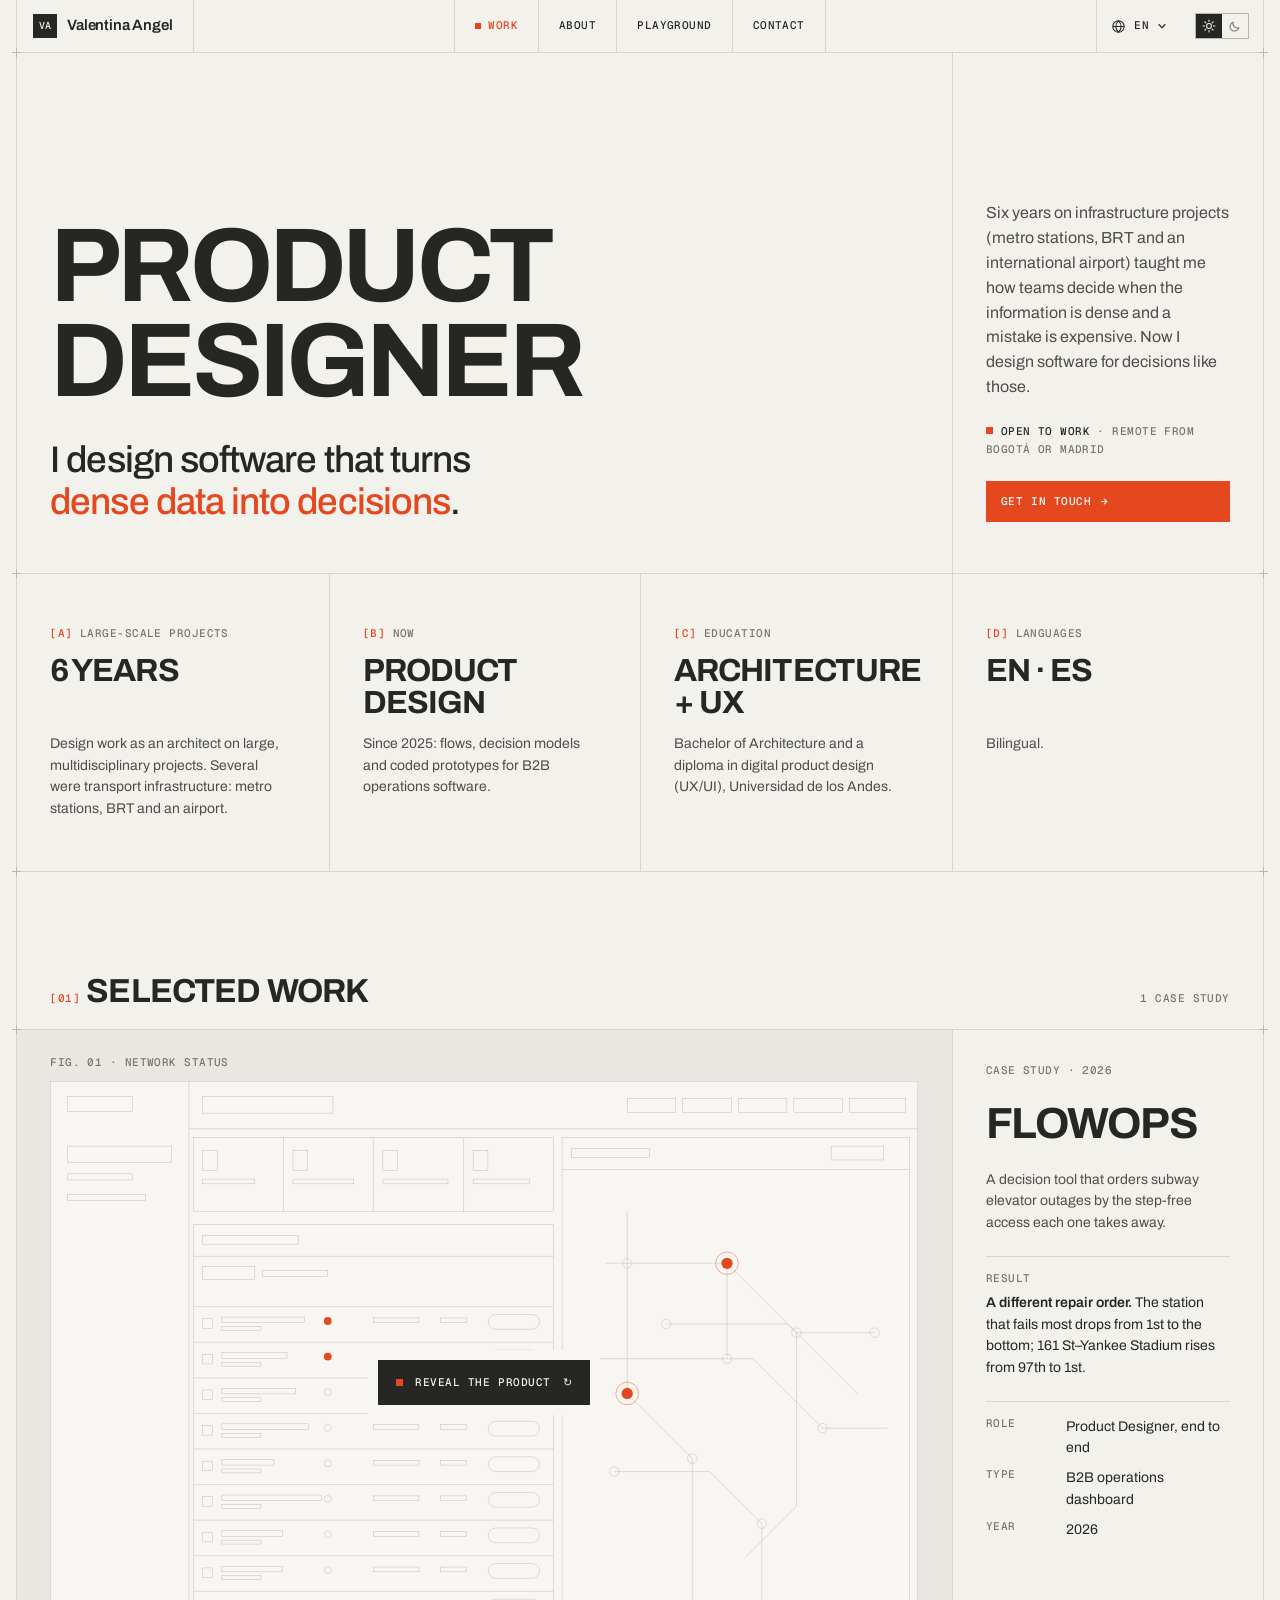
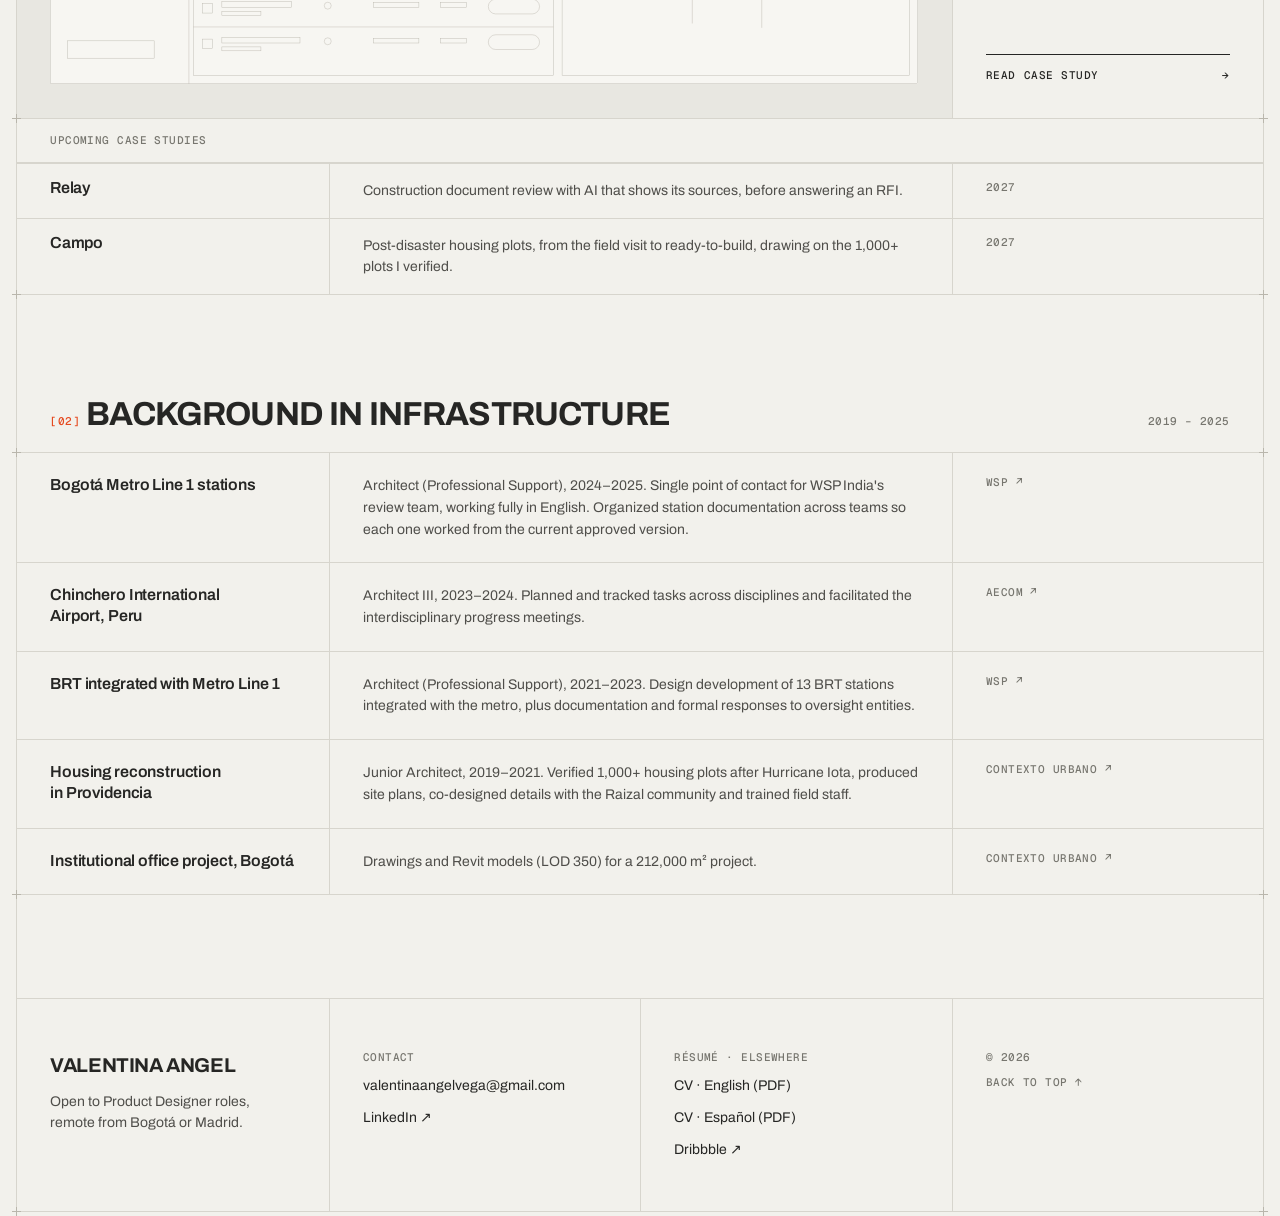
<file: index.html>
<!doctype html>
<html lang="en">
<head>
<meta charset="utf-8">
<meta name="viewport" content="width=device-width, initial-scale=1, viewport-fit=cover">
<title>Valentina Angel · Product Designer</title>
<style>:root{padding-top:env(safe-area-inset-top,0px);padding-bottom:env(safe-area-inset-bottom,0px)}body{margin:0}img{max-width:100%}[hidden]{display:none!important}</style>
<meta name="description" content="Product Designer for complex B2B systems. I design software that turns dense data into decisions. Case study: FlowOps, a decision tool for subway elevator repairs.">
<link rel="canonical" href="https://vangelvega.github.io/">
<meta property="og:type" content="website">
<meta property="og:site_name" content="Valentina Angel">
<meta property="og:locale" content="en_US">
<meta property="og:title" content="Valentina Angel · Product Designer">
<meta property="og:description" content="Product Designer for complex B2B systems. I design software that turns dense data into decisions. Case study: FlowOps, a decision tool for subway elevator repairs.">
<meta property="og:url" content="https://vangelvega.github.io/">
<meta property="og:image" content="https://vangelvega.github.io/img/og.png">
<meta property="og:image:width" content="1200">
<meta property="og:image:height" content="630">
<meta property="og:image:alt" content="Valentina Angel, Product Designer. I design software that turns dense data into decisions.">
<meta name="twitter:card" content="summary_large_image">
<link rel="icon" href="data:image/svg+xml,%3Csvg xmlns='http://www.w3.org/2000/svg' viewBox='0 0 32 32'%3E%3Crect width='32' height='32' fill='%23E5481E'/%3E%3Ctext x='16' y='21' text-anchor='middle' font-family='Arial,sans-serif' font-weight='700' font-size='13' fill='white'%3EVA%3C/text%3E%3C/svg%3E">
<link rel="preconnect" href="https://fonts.googleapis.com">
<link rel="preconnect" href="https://fonts.gstatic.com" crossorigin>
<link rel="stylesheet" href="https://fonts.googleapis.com/css2?family=Archivo:wght@400;500;600;700&family=Geist+Mono:wght@400;500&display=swap">
<link rel="stylesheet" href="assets/site.css?v=20261118d">
<link rel="alternate" hreflang="en" href="./">
<link rel="alternate" hreflang="es" href="es/">
<script>try{var t=localStorage.getItem("theme");if(t==="dark"||t==="light")document.documentElement.setAttribute("data-theme",t)}catch(e){}</script>
</head>
<body>
<a class="skip" href="#main">Skip to content</a>
<div class="frame">

<header class="top band">
  <div class="bar">
    <a class="brand" href="#home" aria-label="Valentina Angel, home"><span class="mark" aria-hidden="true">VA</span><span>Valentina Angel</span></a>
    <nav class="tabs" aria-label="Main">
      <a href="#home" data-nav="home">Work</a>
      <a href="#about" data-nav="about">About</a>
      <a class="playlink" href="#playground" data-nav="playground" aria-label="Playground"><span class="pl" aria-hidden="true"><i>P</i><i>l</i><i>a</i><i>y</i><i>g</i><i>r</i><i>o</i><i>u</i><i>n</i><i>d</i></span></a>
      <a href="#contact" data-nav="contact">Contact</a>
    </nav>
    <div class="prefs">
      <div class="lang" data-lang>
        <button type="button" class="lang-btn" aria-expanded="false" aria-controls="lang-menu" aria-label="Language: English"><svg class="globe" viewBox="0 0 20 20" width="15" height="15" aria-hidden="true"><g fill="none" stroke="currentColor" stroke-width="1.4"><circle cx="10" cy="10" r="7.6"/><path d="M2.4 10h15.2M10 2.4c2.4 2.2 3.6 4.7 3.6 7.6s-1.2 5.4-3.6 7.6c-2.4-2.2-3.6-4.7-3.6-7.6S7.600 4.600 10 2.400Z"/></g></svg><span>EN</span><svg class="chev" viewBox="0 0 12 12" width="10" height="10" aria-hidden="true"><path d="M2.500 4.500 6 8l3.500-3.500" fill="none" stroke="currentColor" stroke-width="1.500" stroke-linecap="square"/></svg></button>
        <ul class="lang-menu" id="lang-menu" hidden>
          <li><span class="cur" aria-current="true"><b>EN</b><span class="name">English</span><svg class="check" viewBox="0 0 14 14" width="12" height="12" aria-hidden="true"><path d="M2.500 7.400 5.600 10.500 11.500 4" fill="none" stroke="currentColor" stroke-width="1.600" stroke-linecap="square"/></svg></span></li>
          <li><a href="es/" hreflang="es" lang="es" data-lang-link><b>ES</b><span class="name">Español</span></a></li>
        </ul>
      </div>
      <button type="button" class="theme" role="switch" aria-checked="false" data-theme-toggle aria-label="Dark mode"><span class="th" aria-hidden="true"><span class="th-thumb"></span><svg class="ic-sun" viewBox="0 0 20 20" width="14" height="14" aria-hidden="true"><circle cx="10" cy="10" r="3.500" fill="none" stroke="currentColor" stroke-width="1.500"/><path d="M10 1.500v2.200M10 16.300v2.200M1.500 10h2.200M16.300 10h2.200M4 4l1.600 1.600M14.400 14.400 16 16M4 16l1.600-1.600M14.400 5.600 16 4" stroke="currentColor" stroke-width="1.500" stroke-linecap="round"/></svg><svg class="ic-moon" viewBox="0 0 20 20" width="14" height="14" aria-hidden="true"><path d="M15.500 12.600A6.500 6.500 0 0 1 7.400 4.500a6.500 6.500 0 1 0 8.100 8.100Z" fill="none" stroke="currentColor" stroke-width="1.500" stroke-linejoin="round"/></svg></span></button>
    </div>
  </div>
</header>

<main id="main">

  <!-- HOME -->
  <section class="view" id="view-home" aria-label="Work">
    <div class="band hero">
      <div class="cells">
        <div class="cell span-3 big"><h1>Product Designer</h1><p class="tagline">I design software that turns <em>dense data into decisions</em>.</p></div>
        <div class="cell side">
          <p class="lede">Six years on infrastructure projects (metro stations, BRT and an international airport) taught me how teams decide when the information is dense and a mistake is expensive. Now I design software for decisions like those.</p>
          <div class="status label"><i aria-hidden="true"></i><b>Open to work</b> · Remote from Bogotá or Madrid</div>
          <a class="btn solid" href="#contact">Get in touch <span class="arr" aria-hidden="true">→</span></a>
        </div>
      </div>
    </div>

    <div class="band proof" role="group" aria-label="Profile">
      <div class="cells"><div class="cell"><span class="label"><span class="idx">[A]</span> Large-scale projects</span><span class="num">6 years</span><p>Design work as an architect on large, multidisciplinary projects. Several were transport infrastructure: metro stations, BRT and an airport.</p></div><div class="cell"><span class="label"><span class="idx">[B]</span> Now</span><span class="num">Product design</span><p>Since 2025: flows, decision models and coded prototypes for B2B operations software.</p></div><div class="cell"><span class="label"><span class="idx">[C]</span> Education</span><span class="num">Architecture + UX</span><p>Bachelor of Architecture and a diploma in digital product design (UX/UI), Universidad de los Andes.</p></div><div class="cell"><span class="label"><span class="idx">[D]</span> Languages</span><span class="num">EN · ES</span><p>Bilingual.</p></div></div>
    </div>

    <div class="band shead">
      <div class="cells"><div class="cell span-4"><h2><span class="label idx">[01]</span> Selected work</h2><span class="label">1 case study</span></div></div>
    </div>
    <div class="band">
      <div class="feature">
        <div class="pic flip" data-flip>
          <span class="tag label">Fig. 01 · Network status</span>
          <button class="flip-back" type="button" hidden><span aria-hidden="true">↺</span> Hide</button>
          <div class="flip-inner">
            <button class="face f-front" type="button" aria-expanded="false" aria-controls="fo-shot" aria-label="Reveal the FlowOps screenshot">
            <svg class="wire" viewBox="0 0 2000 1389" preserveAspectRatio="none" aria-hidden="true">
              <g fill="none" stroke="currentColor" vector-effect="non-scaling-stroke">
                <rect x="1" y="1" width="1998" height="1387"/><path d="M320 0V1389M320 110H2000"/>
                <rect x="40" y="36" width="150" height="34"/><rect x="40" y="150" width="240" height="38"/><rect x="40" y="214" width="150" height="14"/><rect x="40" y="262" width="180" height="14"/><rect x="40" y="1290" width="200" height="40"/>
                <rect x="352" y="36" width="300" height="38"/><rect x="1330" y="40" width="112" height="32"/><rect x="1458" y="40" width="112" height="32"/><rect x="1586" y="40" width="112" height="32"/><rect x="1714" y="40" width="112" height="32"/><rect x="1842" y="40" width="130" height="32"/>
                <rect x="330" y="130" width="830" height="170"/><path d="M538 130V300M745 130V300M953 130V300"/>
                <rect x="352" y="160" width="34" height="46"/><rect x="560" y="160" width="34" height="46"/><rect x="767" y="160" width="34" height="46"/><rect x="975" y="160" width="34" height="46"/>
                <rect x="352" y="226" width="120" height="11"/><rect x="560" y="226" width="140" height="11"/><rect x="767" y="226" width="150" height="11"/><rect x="975" y="226" width="130" height="11"/>
                <rect x="330" y="330" width="830" height="1040"/><rect x="352" y="356" width="220" height="20"/><path d="M330 404H1160"/><rect x="352" y="428" width="120" height="30"/><rect x="490" y="436" width="150" height="14"/>
                <path d="M330 520H1160"/><rect x="352" y="548" width="22" height="22"/><rect x="396" y="544" width="190" height="13"/><rect x="396" y="566" width="90" height="9"/><rect x="745" y="546" width="105" height="11"/><rect x="900" y="546" width="60" height="11"/><rect x="1010" y="538" width="118" height="34" rx="17"/><path d="M330 602H1160"/><rect x="352" y="630" width="22" height="22"/><rect x="396" y="626" width="150" height="13"/><rect x="396" y="648" width="90" height="9"/><rect x="745" y="628" width="105" height="11"/><rect x="900" y="628" width="60" height="11"/><rect x="1010" y="620" width="118" height="34" rx="17"/><path d="M330 684H1160"/><rect x="352" y="712" width="22" height="22"/><rect x="396" y="708" width="170" height="13"/><rect x="396" y="730" width="90" height="9"/><rect x="745" y="710" width="105" height="11"/><rect x="900" y="710" width="60" height="11"/><rect x="1010" y="702" width="118" height="34" rx="17"/><path d="M330 766H1160"/><rect x="352" y="794" width="22" height="22"/><rect x="396" y="790" width="200" height="13"/><rect x="396" y="812" width="90" height="9"/><rect x="745" y="792" width="105" height="11"/><rect x="900" y="792" width="60" height="11"/><rect x="1010" y="784" width="118" height="34" rx="17"/><path d="M330 848H1160"/><rect x="352" y="876" width="22" height="22"/><rect x="396" y="872" width="120" height="13"/><rect x="396" y="894" width="90" height="9"/><rect x="745" y="874" width="105" height="11"/><rect x="900" y="874" width="60" height="11"/><rect x="1010" y="866" width="118" height="34" rx="17"/><path d="M330 930H1160"/><rect x="352" y="958" width="22" height="22"/><rect x="396" y="954" width="230" height="13"/><rect x="396" y="976" width="90" height="9"/><rect x="745" y="956" width="105" height="11"/><rect x="900" y="956" width="60" height="11"/><rect x="1010" y="948" width="118" height="34" rx="17"/><path d="M330 1012H1160"/><rect x="352" y="1040" width="22" height="22"/><rect x="396" y="1036" width="140" height="13"/><rect x="396" y="1058" width="90" height="9"/><rect x="745" y="1038" width="105" height="11"/><rect x="900" y="1038" width="60" height="11"/><rect x="1010" y="1030" width="118" height="34" rx="17"/><path d="M330 1094H1160"/><rect x="352" y="1122" width="22" height="22"/><rect x="396" y="1118" width="140" height="13"/><rect x="396" y="1140" width="90" height="9"/><rect x="745" y="1120" width="105" height="11"/><rect x="900" y="1120" width="60" height="11"/><rect x="1010" y="1112" width="118" height="34" rx="17"/><path d="M330 1176H1160"/><rect x="352" y="1204" width="22" height="22"/><rect x="396" y="1200" width="160" height="13"/><rect x="396" y="1222" width="90" height="9"/><rect x="745" y="1202" width="105" height="11"/><rect x="900" y="1202" width="60" height="11"/><rect x="1010" y="1194" width="118" height="34" rx="17"/><path d="M330 1258H1160"/><rect x="352" y="1286" width="22" height="22"/><rect x="396" y="1282" width="180" height="13"/><rect x="396" y="1304" width="90" height="9"/><rect x="745" y="1284" width="105" height="11"/><rect x="900" y="1284" width="60" height="11"/><rect x="1010" y="1276" width="118" height="34" rx="17"/><circle cx="640" cy="717" r="8"/><circle cx="640" cy="799" r="8"/><circle cx="640" cy="881" r="8"/><circle cx="640" cy="963" r="8"/><circle cx="640" cy="1045" r="8"/><circle cx="640" cy="1127" r="8"/><circle cx="640" cy="1209" r="8"/><circle cx="640" cy="1291" r="8"/>
                <rect x="1180" y="130" width="800" height="1240"/><path d="M1180 204H1980"/><rect x="1202" y="156" width="180" height="20"/><rect x="1800" y="150" width="120" height="32"/>
                <path d="M1280 420H1560L1720 580H1900M1330 300V720L1480 870V1250M1260 640H1620L1780 800H1930M1560 420V640M1420 560L1700 560L1860 720M1300 900H1520L1640 1020V1260M1720 580V980L1600 1100"/>
                <circle cx="1330" cy="420" r="11"/><circle cx="1560" cy="640" r="11"/><circle cx="1720" cy="580" r="11"/><circle cx="1480" cy="870" r="11"/><circle cx="1780" cy="800" r="11"/><circle cx="1640" cy="1020" r="11"/><circle cx="1900" cy="580" r="11"/><circle cx="1300" cy="900" r="11"/><circle cx="1420" cy="560" r="11"/>
              </g>
              <g fill="var(--accent)"><circle cx="640" cy="553" r="9"/><circle cx="640" cy="635" r="9"/><circle cx="1560" cy="420" r="13"/><circle cx="1330" cy="720" r="13"/></g>
              <g fill="none" stroke="var(--accent)" vector-effect="non-scaling-stroke"><circle cx="1560" cy="420" r="26"/><circle cx="1330" cy="720" r="26"/></g>
            </svg>
              <span class="reveal"><i aria-hidden="true"></i>Reveal the product<span class="arr" aria-hidden="true">↻</span></span>
            </button>
            <div class="face f-back" id="fo-shot" inert>
              <a href="#flowops" aria-label="Read the FlowOps case study"><img src="img/flowops/00-dashboard.webp" width="2000" height="1389" alt="FlowOps Network status: the queue of elevator outages and the subway map"></a>
            </div>
          </div>
        </div>
        <div class="info">
          <span class="label">Case study · 2026</span>
          <h3><a href="#flowops">FlowOps</a></h3>
          <p class="desc">A decision tool that orders subway elevator outages by the step-free access each one takes away.</p>
          <div class="result"><span class="label">Result</span><span><strong>A different repair order.</strong> The station that fails most drops from 1st to the bottom; 161 St–Yankee Stadium rises from 97th to 1st.</span></div>
          <dl class="kv"><div><dt class="label">Role</dt><dd>Product Designer, end to end</dd></div><div><dt class="label">Type</dt><dd>B2B operations dashboard</dd></div><div><dt class="label">Year</dt><dd>2026</dd></div></dl>
          <a class="go" href="#flowops">Read case study <span class="arr" aria-hidden="true">→</span></a>
        </div>
      </div>
    </div>
    <div class="band upc" aria-label="Upcoming case studies">
      <div class="upc-head label">Upcoming case studies</div>
      <div class="row"><h4>Relay</h4><p>Construction document review with AI that shows its sources, before answering an RFI.</p><span class="label">2027</span></div>
      <div class="row"><h4>Campo</h4><p>Post-disaster housing plots, from the field visit to ready-to-build, drawing on the 1,000+ plots I verified.</p><span class="label">2027</span></div>
    </div>

    <div class="band shead">
      <div class="cells"><div class="cell span-4"><h2><span class="label idx">[02]</span> Background in infrastructure</h2><span class="label">2019 – 2025</span></div></div>
    </div>
    <div class="band">
      <div class="bg-row"><h3>Bogotá Metro Line 1 stations</h3><p>Architect (Professional Support), 2024–2025. Single point of contact for WSP India's review team, working fully in English. Organized station documentation across teams so each one worked from the current approved version.</p><a class="label org" href="https://www.wsp.com/" target="_blank" rel="noopener" aria-label="WSP, official site, opens in a new tab">WSP<span aria-hidden="true"> ↗</span></a></div>
      <div class="bg-row"><h3>Chinchero International Airport, Peru</h3><p>Architect III, 2023–2024. Planned and tracked tasks across disciplines and facilitated the interdisciplinary progress meetings.</p><a class="label org" href="https://aecom.com/" target="_blank" rel="noopener" aria-label="AECOM, official site, opens in a new tab">AECOM<span aria-hidden="true"> ↗</span></a></div>
      <div class="bg-row"><h3>BRT integrated with Metro Line 1</h3><p>Architect (Professional Support), 2021–2023. Design development of 13 BRT stations integrated with the metro, plus documentation and formal responses to oversight entities.</p><a class="label org" href="https://www.wsp.com/" target="_blank" rel="noopener" aria-label="WSP, official site, opens in a new tab">WSP<span aria-hidden="true"> ↗</span></a></div>
      <div class="bg-row"><h3>Housing reconstruction in Providencia</h3><p>Junior Architect, 2019–2021. Verified 1,000+ housing plots after Hurricane Iota, produced site plans, co-designed details with the Raizal community and trained field staff.</p><a class="label org" href="https://www.contextourbano.com.co/" target="_blank" rel="noopener" aria-label="Contexto Urbano, official site, opens in a new tab">Contexto Urbano<span aria-hidden="true"> ↗</span></a></div>
      <div class="bg-row"><h3>Institutional office project, Bogotá</h3><p>Drawings and Revit models (LOD 350) for a 212,000 m² project.</p><a class="label org" href="https://www.contextourbano.com.co/" target="_blank" rel="noopener" aria-label="Contexto Urbano, official site, opens in a new tab">Contexto Urbano<span aria-hidden="true"> ↗</span></a></div>
    </div>
  </section>

  <!-- ABOUT -->
  <section class="view" id="view-about" aria-label="About" hidden>
    <div class="band phead">
      <div class="cells"><div class="cell span-4"><span class="label"><span class="idx">[00]</span> About</span><h1>Valentina Angel</h1></div></div>
    </div>
    <div class="band">
      <div class="cells">
        <div class="cell span-3"><div class="prose">
          <p>I'm a Product Designer focused on complex B2B products: operations tools and dense data.</p>
          <p>Before moving into product design in 2025, I spent six years as an architect on infrastructure projects: Bogotá Metro Line 1 stations and its integrated BRT with WSP, Chinchero airport in Peru with AECOM, and housing reconstruction in Providencia after Hurricane Iota. In Providencia I verified more than 1,000 plots in the field, drew site plans and worked out details with families of the Raizal community.</p>
          <p>My strongest work is in flows and decision models: deciding what the system counts before drawing what it shows. I prototype in code with AI and refine in Figma.</p>
          <p><a class="lnk" href="#flowops">Read the FlowOps case study →</a></p>
        </div></div>
        <div class="cell"><div class="facts">
        <div><dt class="label">Remote from</dt><dd>Bogotá, Colombia <span>· UTC−5</span></dd><dd>Madrid, Spain <span>· UTC+1</span></dd></div>
        <div><dt class="label">Education</dt><dd>Bachelor of Architecture <span>· Universidad de los Andes, 2018</span></dd><dd>Minor in Industrial and Product Design <span>· Universidad de los Andes, 2016</span></dd><dd>Diploma in Digital Product Innovation and Design (UX/UI) <span>· Universidad de los Andes, 2024</span></dd><dd>UX/UI Designer program <span>· Uxcel, 2026</span></dd></div>
        <div><dt class="label">Languages</dt><dd class="bul">Spanish <span>· native</span></dd><dd class="bul">English <span>· bilingual</span></dd><dd class="bul">French <span>· limited working proficiency</span></dd></div>
        <div><dt class="label">Tools</dt><dd>Figma; coded prototypes in HTML, CSS and JavaScript, built with AI</dd></div>
        <div><dt class="label">Looking for</dt><dd>Product Designer roles, remote</dd></div>
        <div><dt class="label">Résumé · PDF</dt><dd><a class="lnk" href="Valentina-Angel-Vega-CV-UX-Product-Designer_2026.pdf" hreflang="en" lang="en" target="_blank" rel="noopener">Download in English</a></dd><dd><a class="lnk" href="Valentina-Angel-Vega-CV-Disenadora-UX-Product-Designer_2026_ES.pdf" hreflang="es" lang="es" target="_blank" rel="noopener">Descargar en español</a></dd></div>
        </div></div>
      </div>
    </div>
    <div class="band shead">
      <div class="cells"><div class="cell span-4"><h2><span class="label idx">[01]</span> How I work</h2><span class="label">Method</span></div></div>
    </div>
    <div class="band how">
      <div class="cells cells-3"><div class="cell"><span class="label"><span class="idx">[A]</span></span><h3>Decide what the system counts before drawing it</h3><p>In FlowOps, ranking outages by access lost instead of by failures reordered the queue before any screen existed. The interface could stay simple because the number behind it was right.</p></div><div class="cell"><span class="label"><span class="idx">[B]</span></span><h3>Design the bad states, not only the happy path</h3><p>A failed send, an unconfirmed entrapment, an approval made by mistake. Each one gets a designed answer, because those are the moments an operator can't afford to guess.</p></div><div class="cell"><span class="label"><span class="idx">[C]</span></span><h3>Evidence, labeled for what it is</h3><p>Open data, public audits and tool reviews back each decision. What is simulated, estimated or assumed says so on the page.</p></div></div>
    </div>
  </section>

  <!-- CASE STUDY -->
  <section class="view" id="view-flowops" aria-label="FlowOps case study" hidden>
    <div class="band">
    <div class="cs">
      <nav class="toc" aria-label="On this page">
        <span class="toc-title">On this page</span>
        <a href="#flowops-summary" data-to="flowops-summary">Overview</a>
        <a href="#flowops-glance" data-to="flowops-glance">At a glance</a>
        <a href="#flowops-scene" data-to="flowops-scene">Setting the scene</a>
        <a href="#flowops-model" data-to="flowops-model">The model</a>
        <a href="#flowops-decision" data-to="flowops-decision">Product decision</a>
        <a href="#flowops-challenge" data-to="flowops-challenge">Design challenge</a>
        <a href="#flowops-product" data-to="flowops-product">The product</a>
        <a href="#flowops-ai" data-to="flowops-ai">Where I used AI</a>
        <a href="#flowops-validation" data-to="flowops-validation">Testing (simulated)</a>
        <a href="#flowops-changes" data-to="flowops-changes">What the evidence changed</a>
        <a href="#flowops-shipped" data-to="flowops-shipped">If this shipped</a>
      </nav>

      <article class="cs-main">
        <a class="back" href="#home">← All work</a>

        <!-- Overview -->
        <div id="flowops-summary" class="block" style="margin-top:0">
          <h1>Prioritizing elevator repairs by the step-free access each outage takes away</h1>
          <p class="cs-intro">In the New York subway, one broken elevator can close a station to anyone who can't take the stairs. Choosing which to fix first means knowing how many riders lose access, not how often an elevator fails.</p>

          <figure class="shot proto" data-proto="flowops/index.html" data-title="FlowOps prototype">
            <div class="proto-stage">
              <div class="proto-bar"><span>FlowOps · prototype v8</span><button type="button" class="proto-close">Close <span aria-hidden="true">✕</span></button></div>
              <div class="proto-view">
                <img src="img/flowops/00-dashboard.webp" width="2000" height="1389" alt="FlowOps Network status: the queue of elevator outages on the left and the subway map on the right">
                <a class="proto-launch" href="flowops/index.html" target="_blank" rel="noopener"><i aria-hidden="true"></i>Launch the prototype<span class="arr" aria-hidden="true">▸</span></a>
              </div>
            </div>
            <figcaption><span>Live prototype (v8). A simulated shift on real MTA data. Best on desktop.</span><span class="proto-actions"><button type="button" class="proto-full">Full screen <span aria-hidden="true">⤢</span></button><a href="flowops/index.html" target="_blank" rel="noopener">Open in a new tab <span aria-hidden="true">↗</span></a></span></figcaption>
          </figure>

          <p><strong>An elevator with no backup on a critical route can close a whole station to people with reduced mobility.</strong> After six years designing transport infrastructure, I asked how a subway control center decides which elevator to fix first. New York's MTA publishes the data I needed to find out.</p>
          <p><strong>I designed FlowOps, a decision tool that orders elevator outages by the step-free access each one takes away.</strong> The operator approves or changes the order.</p>

          <dl class="facts-row">
            <div><dt class="label">Role</dt><dd>Product Designer, end to end (solo)</dd></div>
            <div><dt class="label">Status</dt><dd>Concept · coded prototype · 2026</dd></div>
            <div><dt class="label">Type</dt><dd>B2B operations dashboard</dd></div>
            <div><dt class="label">Tools</dt><dd>Figma · MTA Open Data · axe · Claude and Claude Design for analysis and prototyping</dd></div>
          </dl>
        </div>

        <!-- At a glance -->
        <section id="flowops-glance" class="block">
          <h2>At a glance</h2>
          <div class="ps">
            <div><h3 class="ps-h">Problem</h3><p>Ranking outages by how often an elevator fails points to the wrong station. Lexington Av/63 St has 252 failures, but every elevator there has a backup. One failure never cuts its step-free route.</p></div>
            <div><h3 class="ps-h">Solution</h3><p>A queue ordered by how many daily riders depend on the lost access. Every priority explains itself, entrapments come first, and the operator approves each priority before it becomes a work order.</p></div>
          </div>
          <h3 class="h-sub">What the model changes</h3>
          <ul class="outcomes">
            <li><strong>A different order.</strong> Lexington Av/63 St drops from 1st to the bottom. 161 St–Yankee Stadium rises from 97th to 1st.</li>
            <li><strong>One direction counts half.</strong> Counting a one-direction loss as half cut total access lost by 29%.</li>
          </ul>
        </section>

        <!-- Setting the scene -->
        <section id="flowops-scene" class="block">
          <h2>Failure counts point to the wrong station.</h2>
          <p>Availability rose to <strong>98%</strong> in 2025, yet outages hit <strong>17.7 a day</strong>, the most in 11 years and 26% above the 2015–2019 average. And <strong>9 of 10 accessible stations</strong> can lose their step-free route, fully or in one direction, when a single elevator fails.</p>
          <p>I checked three sources:</p>
          <ul class="sources">
            <li><strong>MTA open data</strong> (4 datasets, 386 elevators, 7,052 outages in 12 months). Failures point to the wrong station: the one that fails most never loses access.</li>
            <li><strong>Public audits</strong> (NYC Comptroller, MTA Inspector General). An entrapment alert isn't proof, so confirming has to be deliberate.</li>
            <li><strong>Tool reviews and job posts</strong> (Limble, UpKeep, Maximo, HxGN EAM, Fiix). Tools record work orders. None explains why one comes first.</li>
          </ul>
          <p class="callout"><strong>The control center had no shared rule for the order.</strong> No public source says how the MTA prioritizes today, so I treat this as an assumption.</p>
        </section>

        <!-- The model -->
        <section id="flowops-model" class="block">
          <h2>Priority measures who loses access, then explains itself.</h2>
          <p>Maintenance teams rank work by <strong>consequence × probability</strong>. Here the failure already happened, so I measure consequence: <strong>how many daily riders depend on the lost access.</strong> A loss in both directions counts in full. One direction counts half. Probability only matters for stations one failure away from losing access.</p>
          <figure class="shot">
            <button type="button" class="zoom" aria-label="Enlarge image: two rankings of the same stations"><img src="img/flowops/model-two-rankings.webp" width="2000" height="1229" loading="lazy" alt="Two rankings of the same stations: by failures, Lexington Av/63 St is first and 161 St–Yankee Stadium is 97th; by step-free access lost, Yankee Stadium is first and Lexington is at the bottom"></button>
            <figcaption>The same stations, ranked two ways. The one that fails most loses no access, because every elevator there has a backup.</figcaption>
          </figure>
          <div class="table-wrap">
            <table class="prio">
              <thead><tr><th scope="col">Priority</th><th scope="col">When</th><th scope="col">Shown in the interface as</th></tr></thead>
              <tbody>
                <tr><th scope="row"><span class="dot dot-u"></span>Urgent</th><td data-label="When">People are trapped. Always above the queue.</td><td data-label="Shown in the interface as">Red dot, deadline to confirm</td></tr>
                <tr><th scope="row"><span class="dot dot-h"></span>High</th><td data-label="When">20,000 or more daily entries lose access</td><td data-label="Shown in the interface as">1,660 or more est. step-free entries a day</td></tr>
                <tr><th scope="row"><span class="dot dot-m"></span>Medium</th><td data-label="When">5,000 to 20,000, or no access in both directions</td><td data-label="Shown in the interface as">415 to 1,660</td></tr>
                <tr><th scope="row"><span class="dot dot-l"></span>Low</th><td data-label="When">Under 5,000 in one direction, or one failure away</td><td data-label="Shown in the interface as">Under 415, or No backup elevator</td></tr>
              </tbody>
            </table>
          </div>

          <h3 class="h-sub">The hard call: the kind of loss, or how many people it reaches?</h3>
          <p><strong>Franklin Av (C)</strong> loses all step-free access with one failure, and about <strong>1,950</strong> people enter it a day. <strong>Times Sq–42 St (1 2 3)</strong> loses one direction, which carries about <strong>23,000</strong> entries a day.</p>
          <ul class="options">
            <li><span class="opt">A</span><div><strong>The kind of loss decides.</strong> Franklin goes first, but the number of High stations changes every day.</div></li>
            <li><span class="opt">B</span><div><strong>Impact decides.</strong> Times Sq goes first, and a small station with no access can sink to the bottom.</div></li>
            <li class="chosen"><span class="opt">C</span><div><strong>Impact, with a floor.</strong> Times Sq is High and Franklin is at least Medium.</div></li>
          </ul>
          <p><strong>I chose C because it follows the metric and still protects people who can't enter a station at all.</strong> Two rules come out of it:</p>
          <ul class="plain">
            <li>A station with no access in both directions is at least Medium.</li>
            <li>A station that still has access never goes ahead of one that lost it.</li>
          </ul>
          <p>Recurrence and age show as reasons, never as points. Outages over 5 days go to the accessibility lead.</p>

          <h3 class="h-sub">Step-free entries are an estimate</h3>
          <p>The ranking uses total entries. The interface shows <strong>estimated step-free entries</strong>: 8.3% of riders, the share of New Yorkers with difficulty walking (ACS 2024). It can fall short or overshoot, so it's labeled an estimate and never changes the order.</p>
        </section>

        <!-- Product decision -->
        <section id="flowops-decision" class="block">
          <h2>Ranking by access lost changed what the tool is for.</h2>
          <p>Maintenance software already records, assigns and closes work orders, so <strong>FlowOps is a decision layer: it doesn't assign technicians</strong>, and approving a priority creates the work order in the team's own system. It serves the head of operations, who decides and reviews history; the maintenance supervisor, who receives the work order; and the accessibility lead, who owns long outages.</p>
        </section>

        <!-- Design challenge -->
        <section id="flowops-challenge" class="block">
          <h2>Fast for most outages, deliberate for one.</h2>
          <p>At 6:00 the head of operations finds 17 stations with an elevator issue, two with people trapped. Most outages need speed: the order ready, decide, move on. Entrapments need caution: an alert isn't proof, and one click would make the most serious decision routine.</p>
          <blockquote class="hmw">How might we give the operator an order they can trust and act on in one click, while keeping the riskiest decision deliberate?</blockquote>
        </section>

        <!-- The product -->
        <section id="flowops-product" class="block">
          <h2>The product has three views</h2>
          <p>One question each, from right now to the last twelve months.</p>

          <h3 class="h-view">Network status: what needs a decision right now?</h3>
          <figure class="shot shot-narrow">
            <button type="button" class="zoom" aria-label="Enlarge image: counts and queue"><img src="img/flowops/01-kpis-and-queue.webp" width="1368" height="1184" loading="lazy" alt="The four counts above the queue, and the queue ordered by step-free access lost, with numbered markers"></button>
          </figure>
          <ol class="marks">
            <li><span><strong>Entrapments</strong> is the only count that turns red.</span></li>
            <li><span><strong>Priority reads as a word:</strong> Urgent, High, Medium, Low.</span></li>
            <li><span><strong>Access</strong> says which directions lost the step-free route.</span></li>
          </ol>
          <p class="takeaway">Each count states what it includes, and its number matches the rows in the queue.</p>

          <h4 class="h-feat">Every priority explains itself</h4>
          <figure class="shot shot-narrow">
            <button type="button" class="zoom" aria-label="Enlarge image: priority tooltip"><img src="img/flowops/02-priority-explains.webp" width="1384" height="894" loading="lazy" alt="The priority tooltip for 74 St–Broadway, with numbered markers"></button>
          </figure>
          <ol class="marks">
            <li><span><strong>What was lost:</strong> both directions at 74 St–Broadway.</span></li>
            <li><span><strong>Who depends on it:</strong> 1,746 estimated step-free entries a day.</span></li>
            <li><span><strong>The rule:</strong> High starts at 1,660.</span></li>
          </ol>

          <h4 class="h-feat">People trapped come first</h4>
          <figure class="shot shot-narrow">
            <button type="button" class="zoom" aria-label="Enlarge image: entrapments on top of the queue"><img src="img/flowops/03-entrapments.webp" width="1364" height="474" loading="lazy" alt="Two unconfirmed entrapments pinned on top of the queue, with numbered markers"></button>
          </figure>
          <ol class="marks">
            <li><span><strong>Red is reserved</strong> for Urgent.</span></li>
            <li><span><strong>A live countdown</strong> shows the time left to confirm.</span></li>
            <li><span><strong>Confirm is its own button,</strong> never in bulk.</span></li>
          </ol>
          <p class="takeaway">In July 2010 the control desk got over 7,000 entrapment alerts for 60 real ones, and stopped answering them.</p>

          <h4 class="h-feat">Decide, with a way back</h4>
          <figure class="shot">
            <button type="button" class="zoom" aria-label="Enlarge image: status menu and approval"><img src="img/flowops/04-decide-and-approve.webp" width="2000" height="858" loading="lazy" alt="The status menu, and the same station after approval with its work order and an Undo notice"></button>
          </figure>
          <ol class="marks">
            <li><span><strong>In progress</strong> approves the priority and creates the work order.</span></li>
            <li><span><strong>Dismissed</strong> marks a false alarm and asks for a reason.</span></li>
            <li><span><strong>Undo</strong> stays on screen for 10 seconds.</span></li>
          </ol>

          <h4 class="h-feat">A failed send never loses a decision</h4>
          <figure class="shot">
            <button type="button" class="zoom" aria-label="Enlarge image: maintenance system failure"><img src="img/flowops/05-maintenance-failure.webp" width="2000" height="353" loading="lazy" alt="The warning banner when the maintenance system is down, and a row that offers Retry"></button>
          </figure>
          <ol class="marks">
            <li><span><strong>A banner</strong> says since when the connection is down.</span></li>
            <li><span><strong>The row keeps its priority</strong> and offers Retry.</span></li>
          </ol>

          <h4 class="h-feat">Map and queue speak the same language</h4>
          <figure class="shot">
            <button type="button" class="zoom" aria-label="Enlarge image: map and queue"><img src="img/flowops/06-map-and-queue.webp" width="2000" height="897" loading="lazy" alt="A selected row in the queue and the same station centered on the map, with numbered markers"></button>
          </figure>
          <ol class="marks">
            <li><span><strong>The selected row.</strong></span></li>
            <li><span><strong>Its station on the map,</strong> labeled with what it lost.</span></li>
            <li><span><strong>Color is priority</strong> in both.</span></li>
          </ol>

          <h3 class="h-view">History and decision log: is today worse than usual, and who decided what?</h3>
          <figure class="shot">
            <button type="button" class="zoom" aria-label="Enlarge image: History view"><img src="img/flowops/07-history.webp" width="2000" height="988" loading="lazy" alt="The History view: shift indicators against a baseline and the timeline of outages"></button>
          </figure>
          <figure class="shot">
            <button type="button" class="zoom" aria-label="Enlarge image: shift decision log"><img src="img/flowops/08-decision-log.webp" width="2000" height="701" loading="lazy" alt="The shift decision log, with the time of every action"></button>
          </figure>
          <p>The shift is compared with the same weekday over the last month, so a bad morning reads against a baseline. The log rebuilds any decision: what was suggested, what was approved, and when.</p>

          <h3 class="h-view">Network analysis: where does the network lose the most step-free access?</h3>
          <figure class="shot">
            <button type="button" class="zoom" aria-label="Enlarge image: Network analysis view"><img src="img/flowops/09-network-analysis.webp" width="2000" height="1206" loading="lazy" alt="The Network analysis view: a year of loss, its concentration, and failures against access lost"></button>
          </figure>
          <p>This is where the model came from. Over a year, 1.9 million estimated step-free entries were lost, 34% in just 5 stations. 8 of the 20 stations that lose the most aren't among the 50 that fail the most.</p>

          <h4 class="h-feat">Why the year's top station isn't in the shift queue</h4>
          <p>161 St–Yankee Stadium's loss comes from April to August 2026 (September to March has no data), mostly July and August, at 0% during replacement. Outages over 5 days leave the shift queue for the accessibility lead. The shift and the year measure different things.</p>

          <h3 class="h-view">A visual language borrowed from the subway</h3>
          <p>Black top rules, line badges and color only where a decision is needed come from NYC subway signage. It's a portfolio choice: in production, FlowOps would follow the control center's own interface.</p>
        </section>

        <!-- How I used AI -->
        <section id="flowops-ai" class="block">
          <h2>Where I used AI</h2>
          <p><strong>Mine:</strong> the access-lost metric, options A, B and C and the choice of C, the priority thresholds, the entrapment flow, and what to cut. <strong>AI:</strong> joining the data, research, simulated walkthroughs and coding.</p>
          <dl class="ai">
            <div><dt>Data</dt><dd>Joined 4 MTA datasets; tested options A, B and C on real stations.</dd></div>
            <div><dt>Research</dt><dd>Audits, reviews and job posts, each source next to its finding.</dd></div>
            <div><dt>Walkthroughs</dt><dd>Three AI-simulated profiles (operator, keyboard-only, screen reader) tested each round. Findings are hypotheses, not user evidence.</dd></div>
            <div><dt>Prototyping</dt><dd>Coded versions from v0 to v8, built with Claude from my flows and rules, polished in Figma.</dd></div>
          </dl>
        </section>

        <!-- Validation -->
        <section id="flowops-validation" class="block">
          <h2>Simulated walkthroughs found three problems</h2>
          <p>Each round went through simulated walkthroughs and automated accessibility checks.</p>
          <div class="table-wrap table-plain">
            <table class="fixes">
              <thead><tr><th scope="col">Found</th><th scope="col">Changed</th></tr></thead>
              <tbody>
                <tr><td data-label="Found">A 9 on a card wasn't in the table.</td><td data-label="Changed">Every count says what it includes.</td></tr>
                <tr><td data-label="Found">A failed send made an entrapment look calm.</td><td data-label="Changed">It stays Urgent, with its countdown.</td></tr>
                <tr><td data-label="Found">The approve shortcut confirmed an entrapment by accident.</td><td data-label="Changed">Confirming is its own button.</td></tr>
              </tbody>
            </table>
          </div>
          <p><strong>axe:</strong> 0 failures on contrast, headings and roles. Some short timeline events are under the 24 px target.</p>
        </section>

        <!-- What the evidence changed -->
        <section id="flowops-changes" class="block">
          <h2>The data made me drop some of my own ideas.</h2>
          <ul class="sources">
            <li><strong>I dropped "critical elevators fail more."</strong> Without private elevators (42 of 43 log no failures), those with no backup fail 20.1 times a year against 22.7.</li>
            <li><strong>"One failure closes the station" became "fully or in one direction."</strong> Platform elevators work side by side.</li>
            <li><strong>One rate for the whole city.</strong> Borough rates pushed both Yankee Stadium stations up, but where people live doesn't say where they enter.</li>
          </ul>
          <figure class="shot">
            <button type="button" class="zoom" aria-label="Enlarge image: v0 and v8 side by side"><img src="img/flowops/v0-prototype.webp" width="2000" height="778" loading="lazy" alt="Before: v0, a raw dashboard of tables and counters built from the first pass over MTA data. After: v8, the final Network status view with the queue and the subway map"></button>
            <figcaption>v0 is where FlowOps started: a raw dashboard Claude built from a first pass over the MTA data, to check the numbers before any interface work. v8 is the final version, after I defined the model, the priority rules and the flows.</figcaption>
          </figure>
        </section>

        <!-- If this shipped -->
        <section id="flowops-shipped" class="block">
          <h2>The model is a hypothesis until an operator uses it on a real shift.</h2>
          <p>Outage times and the shift are simulated on real MTA data. First I'd test whether operators agree with the order. Would they handle 34 St–Hudson Yards, accessible but busy, before a small station that already lost access?</p>
          <p>I'd track:</p>
          <ul class="plain">
            <li>Time from opening the screen to the first approved priority</li>
            <li>How many priorities change, and why</li>
            <li>Hours a station stays without step-free access</li>
          </ul>
        </section>

        <div class="next">
          <div class="sec-head"><h2>Upcoming case studies</h2></div>
          <div class="rows">
            <div class="row"><h3>Relay</h3><p>Construction document review with verifiable AI.</p><span class="label">2027</span></div>
            <div class="row"><h3>Campo</h3><p>Plot verification for post-disaster housing.</p><span class="label">2027</span></div>
          </div>
        </div>
      </article>
    </div>
    </div>
  </section>

  <!-- PLAYGROUND -->
  <section class="view" id="view-playground" aria-label="Playground" hidden>
    <div class="band phead">
      <div class="cells"><div class="cell span-4"><span class="label"><span class="idx">[00]</span> Dribbble</span><h1><span class="pl pl-title" aria-hidden="true"><i>P</i><i>l</i><i>a</i><i>y</i><i>g</i><i>r</i><i>o</i><i>u</i><i>n</i><i>d</i></span><span class="vh">Playground</span></h1></div></div>
      <div class="pl-bar" aria-hidden="true"></div>
    </div>
    <div class="band play">
      <div class="cells">
        <div class="cell span-2"><h2 class="big">Playful UI, serious craft</h2></div>
        <div class="cell"><p>A different register from the case studies: Daily UI challenges and invented products, some of them funny on purpose. It shows the other side of my work: UI craft, color, typography and words.</p></div>
        <div class="cell"><p class="pg-note">These are six. There are more on my Dribbble profile.</p><a class="btn solid" href="https://dribbble.com/valentina-angel" target="_blank" rel="noopener">See all on Dribbble <span class="arr" aria-hidden="true">↗</span></a></div>
      </div>
    </div>
    <div class="band pg-grid" aria-label="Projects">
      <article class="pg-card">
        <div class="pg-img"><img src="img/playground/01-soft-boiled.webp" width="1200" height="900" loading="lazy" alt="Soft Boiled cover: two phone screens of the egg timer on a yellow background"></div>
        <div class="pg-body"><span class="label">Mobile app</span><h3><a href="https://dribbble.com/shots/27898335-Daily-UI-014-Countdown-timer" target="_blank" rel="noopener">Soft Boiled<span class="vh">, on Dribbble (opens in a new tab)</span></a></h3><p>An egg timer that works out the exact boil time from your altitude, the egg’s size and whether it comes from the fridge. Pick how you want the yolk and the app does the physics.</p><span class="label go" aria-hidden="true">View on Dribbble <span class="arr">↗</span></span></div>
      </article>
      <article class="pg-card">
        <div class="pg-img"><img src="img/playground/02-flight-404.webp" width="1200" height="900" loading="lazy" alt="Flight 404 cover: an airline error page laid out as a departures board on a dark background"></div>
        <div class="pg-body"><span class="label">Web</span><h3><a href="https://dribbble.com/shots/27887615-Daily-UI-008-404-Page" target="_blank" rel="noopener">Flight 404<span class="vh">, on Dribbble (opens in a new tab)</span></a></h3><p>A 404 page for a fictional airline, turned into a departures board. The flight to the page you wanted is cancelled, and every row takes you somewhere that does exist.</p><span class="label go" aria-hidden="true">View on Dribbble <span class="arr">↗</span></span></div>
      </article>
      <article class="pg-card">
        <div class="pg-img"><img src="img/playground/03-hollowell.webp" width="1200" height="900" loading="lazy" alt="Hollowell cover: a tablet settings screen for a haunted house on a dark red background"></div>
        <div class="pg-body"><span class="label">Tablet</span><h3><a href="https://dribbble.com/shots/27887548-Daily-UI-007-Settings" target="_blank" rel="noopener">Hollowell<span class="vh">, on Dribbble (opens in a new tab)</span></a></h3><p>The settings panel of a haunted house, designed like a smart home app. You control the creaks, the apparitions per night and the hallway chill, with a guest mode so the house behaves.</p><span class="label go" aria-hidden="true">View on Dribbble <span class="arr">↗</span></span></div>
      </article>
      <article class="pg-card">
        <div class="pg-img"><img src="img/playground/04-hours-of-your-life.webp" width="1200" height="900" loading="lazy" alt="Hours of Your Life cover: two phone screens of the calculator with a tired character on a mint background"></div>
        <div class="pg-body"><span class="label">Mobile app</span><h3><a href="https://dribbble.com/shots/27884763-Daily-UI-004-Calculator" target="_blank" rel="noopener">Hours of Your Life<span class="vh">, on Dribbble (opens in a new tab)</span></a></h3><p>A calculator that turns any price into hours of your work. Type what something costs and it tells you how much of your working life it is worth, with a character that gets more tired as the price goes up.</p><span class="label go" aria-hidden="true">View on Dribbble <span class="arr">↗</span></span></div>
      </article>
      <article class="pg-card">
        <div class="pg-img"><img src="img/playground/05-split.webp" width="1200" height="900" loading="lazy" alt="Split cover: two phone screens of the bill-splitting app on a blue background"></div>
        <div class="pg-body"><span class="label">Mobile app</span><h3><a href="https://dribbble.com/shots/27884919-UI-Playground-Split-bills" target="_blank" rel="noopener">Split<span class="vh">, on Dribbble (opens in a new tab)</span></a></h3><p>An app for splitting bills with friends. Split equally, by what each person ordered or with custom amounts, and see at a glance who has paid and who still owes.</p><span class="label go" aria-hidden="true">View on Dribbble <span class="arr">↗</span></span></div>
      </article>
      <article class="pg-card">
        <div class="pg-img"><img src="img/playground/06-sugar-static.webp" width="1200" height="900" loading="lazy" alt="Sugar Static cover: a pink album landing page with a vinyl record on a dark plum background"></div>
        <div class="pg-body"><span class="label">Web</span><h3><a href="https://dribbble.com/shots/27882411-Daily-UI-003-Landing-page" target="_blank" rel="noopener">Sugar Static<span class="vh">, on Dribbble (opens in a new tab)</span></a></h3><p>A landing page for the debut album of a fictional disco band. On one page you can play the tracks, pre-order the limited pink vinyl and check the tour dates.</p><span class="label go" aria-hidden="true">View on Dribbble <span class="arr">↗</span></span></div>
      </article>
    </div>
    <div class="band pg-more">
      <div class="cells"><div class="cell span-3"><h2 class="big">More Playground projects on Dribbble</h2></div><div class="cell"><a class="btn solid" href="https://dribbble.com/valentina-angel" target="_blank" rel="noopener">Visit my profile <span class="arr" aria-hidden="true">↗</span></a></div></div>
    </div>
  </section>

  <!-- CONTACT -->
  <section class="view" id="view-contact" aria-label="Contact" hidden>
    <div class="band phead">
      <div class="cells">
        <div class="cell span-3"><span class="label"><span class="idx">[00]</span> Contact</span><h1>Let's talk</h1></div>
        <div class="cell"><div class="status label"><i aria-hidden="true"></i><b>Open to work</b> · Remote from Bogotá or Madrid</div></div>
      </div>
    </div>
    <div class="band">
      <div class="cells">
        <div class="cell span-3"><div class="prose"><p>I'm looking for a Product Designer role, remote from Bogotá or Madrid.</p><p>If your team is hiring, email me. I'd like to hear about what you're building.</p></div></div>
        <div class="cell"><dl class="facts">
        <div><dt class="label">Remote from</dt><dd>Bogotá, Colombia <span>· UTC−5</span></dd><dd>Madrid, Spain <span>· UTC+1</span></dd></div>
        <div><dt class="label">Languages</dt><dd class="bul">Spanish <span>· native</span></dd><dd class="bul">English <span>· bilingual</span></dd><dd class="bul">French <span>· limited working proficiency</span></dd></div>
        <div><dt class="label">Résumé · PDF</dt><dd><a class="lnk" href="Valentina-Angel-Vega-CV-UX-Product-Designer_2026.pdf" hreflang="en" lang="en" target="_blank" rel="noopener">Download in English</a></dd><dd><a class="lnk" href="Valentina-Angel-Vega-CV-Disenadora-UX-Product-Designer_2026_ES.pdf" hreflang="es" lang="es" target="_blank" rel="noopener">Descargar en español</a></dd></div>
      </dl></div>
      </div>
    </div>
    <div class="band">
      <div class="cells">
        <div class="cell span-2 c-card">
          <span class="label"><span class="idx">[A]</span> Email</span>
          <code id="c-email" class="c-value">valentinaangelvega@gmail.com</code>
          <div class="c-actions">
            <button class="btn solid" type="button" data-copy="c-email" data-msg="Email copied" data-fallback="Selected, press Ctrl+C to copy">Copy email</button>
            <a class="btn" href="mailto:valentinaangelvega@gmail.com">Write an email</a>
          </div>
        </div>
        <div class="cell span-2 c-card">
          <span class="label"><span class="idx">[B]</span> LinkedIn</span>
          <span class="c-value">linkedin.com/in/valentina-angel-vega</span>
          <div class="c-actions">
            <a class="btn solid" href="https://www.linkedin.com/in/valentina-angel-vega/" target="_blank" rel="noopener">View profile ↗</a>
          </div>
        </div>
      </div>
    </div>
  </section>
</main>

<footer class="band foot" id="site-footer">
  <div class="cells">
    <div class="cell"><span class="name">Valentina Angel</span><p class="say">Open to Product Designer roles, remote from Bogotá or Madrid.</p></div>
    <div class="cell"><span class="label">Contact</span><a href="mailto:valentinaangelvega@gmail.com">valentinaangelvega@gmail.com</a><a href="https://www.linkedin.com/in/valentina-angel-vega/" target="_blank" rel="noopener">LinkedIn ↗</a></div>
    <div class="cell"><span class="label">Résumé · Elsewhere</span><a href="Valentina-Angel-Vega-CV-UX-Product-Designer_2026.pdf" hreflang="en" lang="en" target="_blank" rel="noopener">CV · English (PDF)</a><a href="Valentina-Angel-Vega-CV-Disenadora-UX-Product-Designer_2026_ES.pdf" hreflang="es" lang="es" target="_blank" rel="noopener">CV · Español (PDF)</a><a href="https://dribbble.com/valentina-angel" target="_blank" rel="noopener">Dribbble ↗</a></div>
    <div class="cell"><span class="label">© 2026</span><a href="#home" class="label">Back to top ↑</a></div>
  </div>
</footer>

</div>

<div class="lightbox" id="lightbox" role="dialog" aria-modal="true" aria-label="Enlarged image" hidden><button type="button" id="lb-close">Close</button></div>
<div class="toast" id="toast" role="status" aria-live="polite" hidden>Email copied</div>

<script src="assets/site.js?v=20261118d"></script>
</body>
</html>
</file>
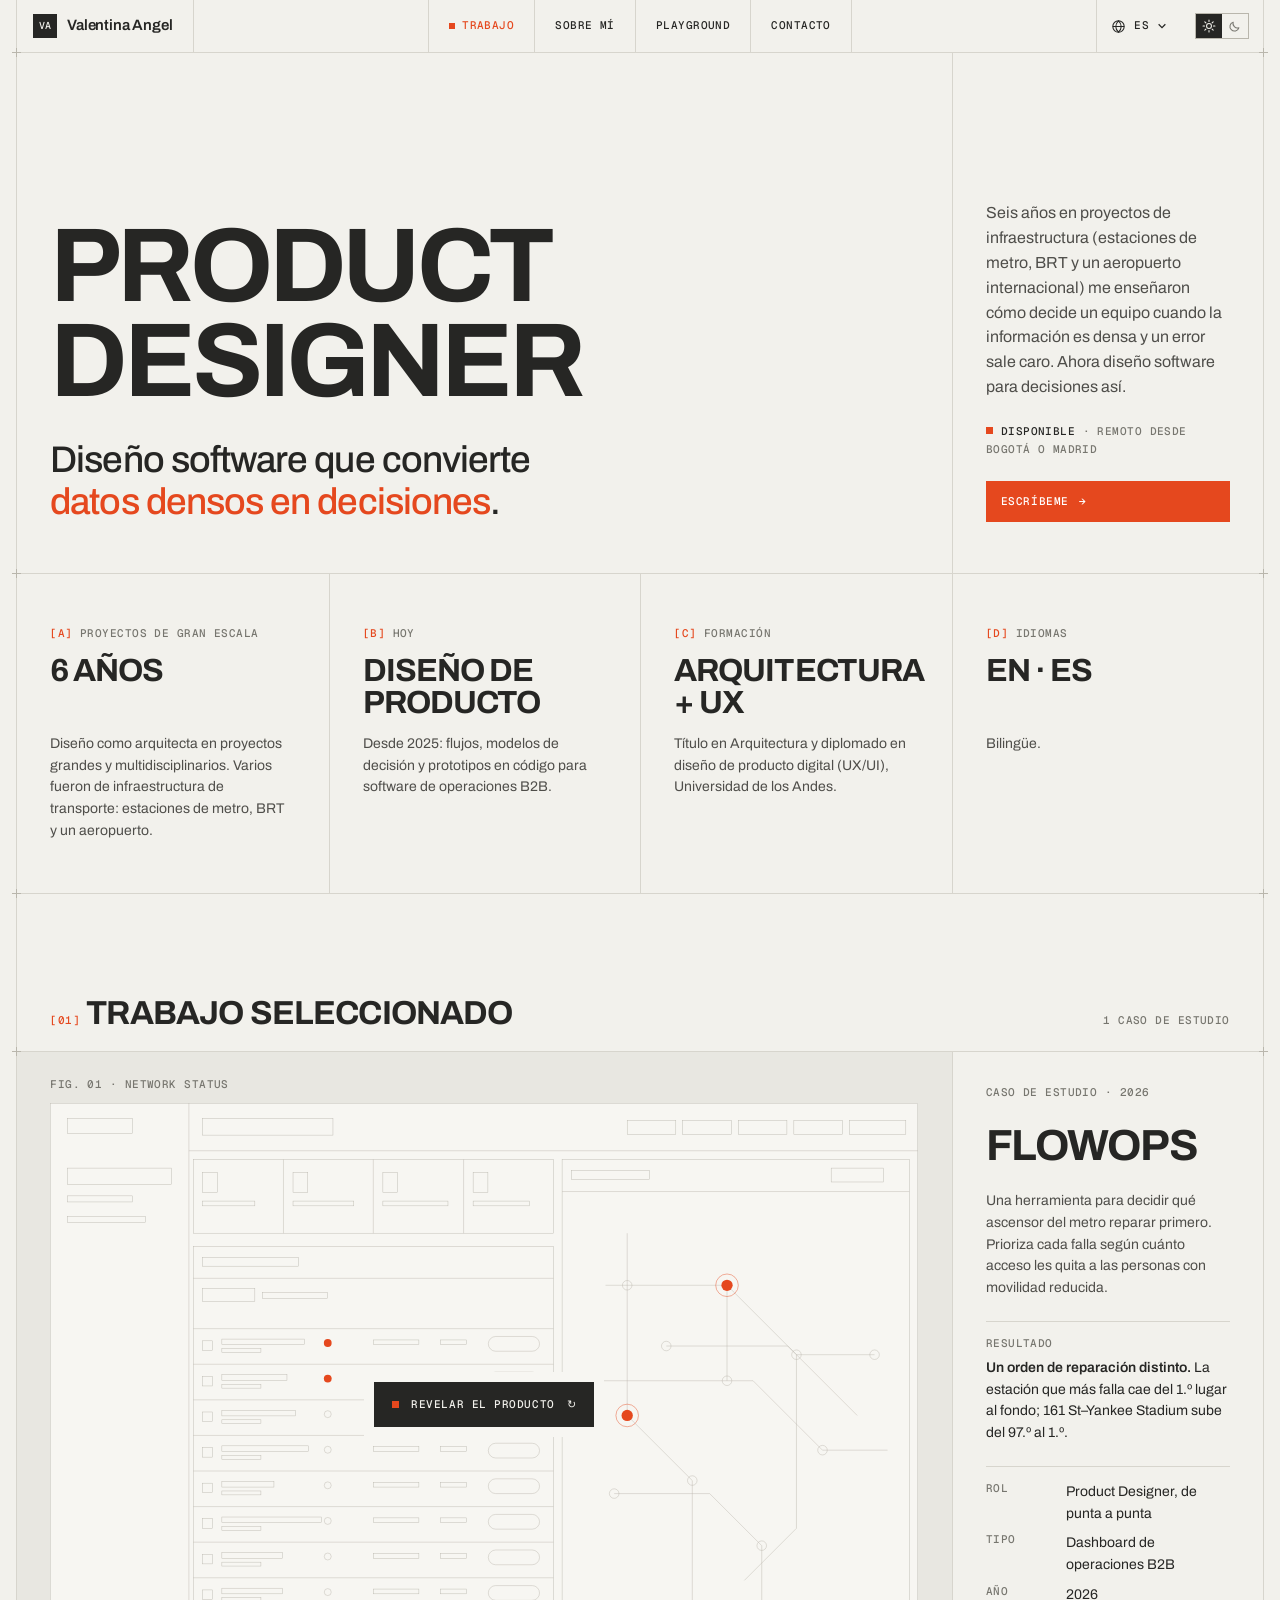
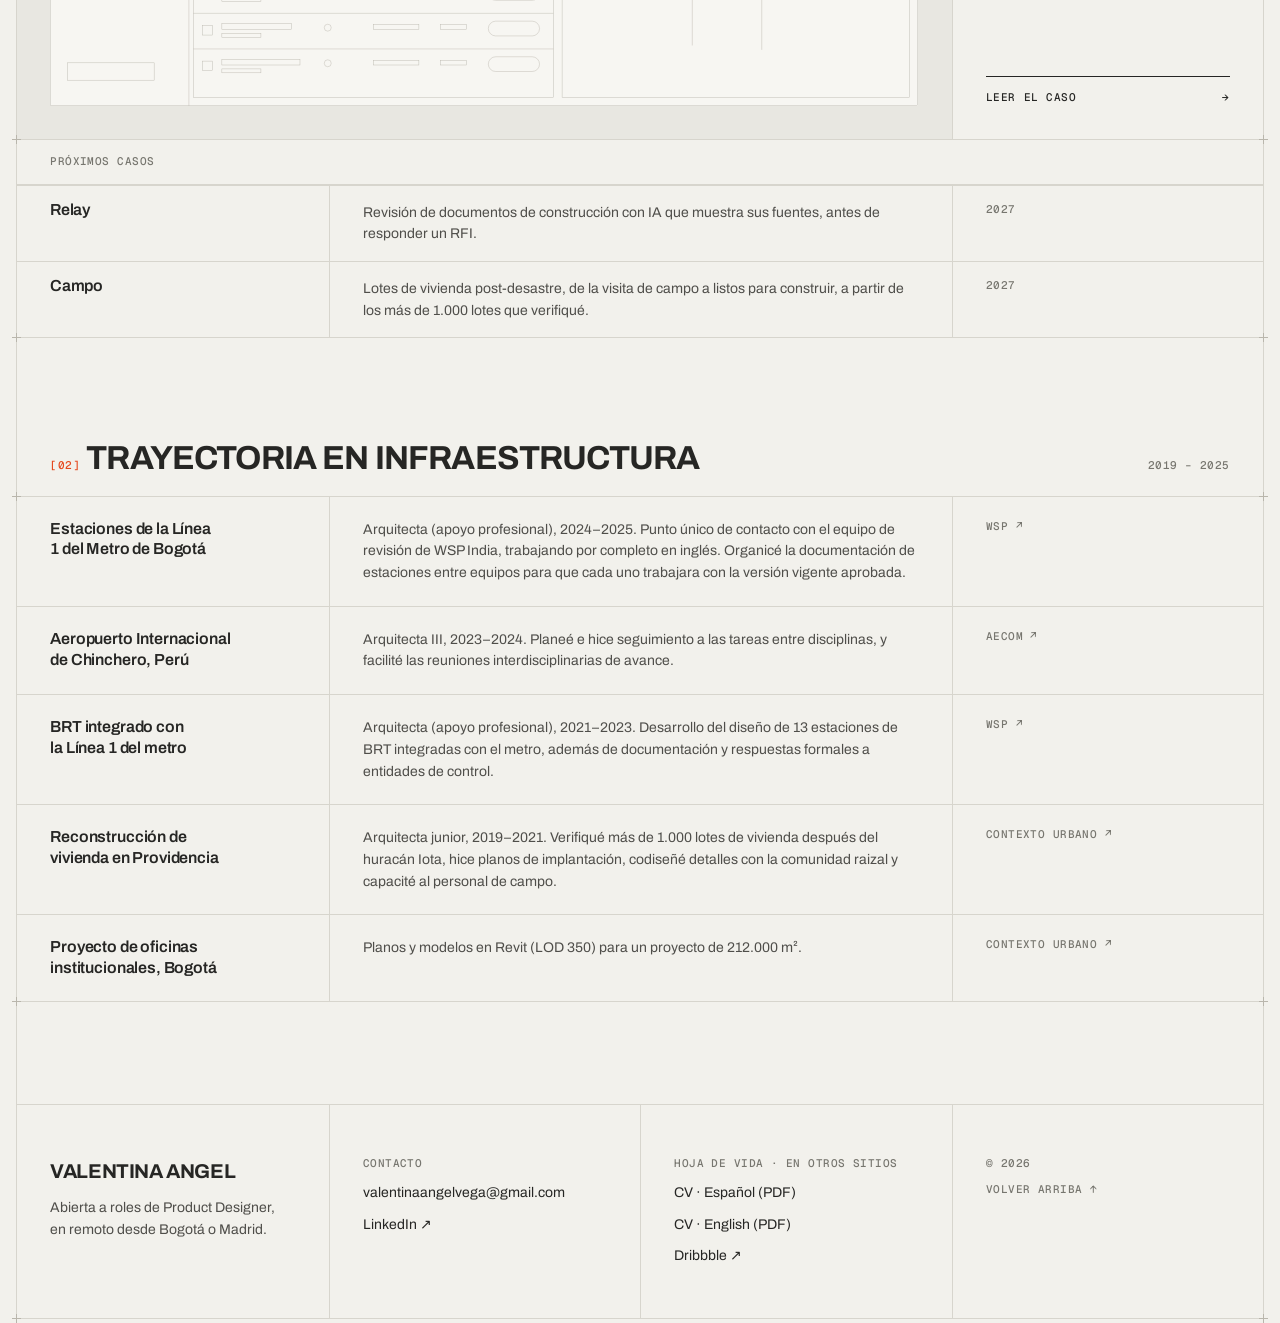
<file: es/index.html>
<!doctype html>
<html lang="es">
<head>
<meta charset="utf-8">
<meta name="viewport" content="width=device-width, initial-scale=1, viewport-fit=cover">
<title>Valentina Angel · Product Designer</title>
<style>:root{padding-top:env(safe-area-inset-top,0px);padding-bottom:env(safe-area-inset-bottom,0px)}body{margin:0}img{max-width:100%}[hidden]{display:none!important}</style>
<meta name="description" content="Product Designer para sistemas B2B complejos. Diseño software que convierte datos densos en decisiones. Caso de estudio: FlowOps, una herramienta de decisión para reparar ascensores del metro.">
<link rel="canonical" href="https://vangelvega.github.io/es/">
<meta property="og:type" content="website">
<meta property="og:site_name" content="Valentina Angel">
<meta property="og:locale" content="es_CO">
<meta property="og:title" content="Valentina Angel · Product Designer">
<meta property="og:description" content="Product Designer para sistemas B2B complejos. Diseño software que convierte datos densos en decisiones. Caso de estudio: FlowOps, una herramienta de decisión para reparar ascensores del metro.">
<meta property="og:url" content="https://vangelvega.github.io/es/">
<meta property="og:image" content="https://vangelvega.github.io/img/og.png">
<meta property="og:image:width" content="1200">
<meta property="og:image:height" content="630">
<meta property="og:image:alt" content="Valentina Angel, Product Designer. I design software that turns dense data into decisions.">
<meta name="twitter:card" content="summary_large_image">
<link rel="icon" href="data:image/svg+xml,%3Csvg xmlns='http://www.w3.org/2000/svg' viewBox='0 0 32 32'%3E%3Crect width='32' height='32' fill='%23E5481E'/%3E%3Ctext x='16' y='21' text-anchor='middle' font-family='Arial,sans-serif' font-weight='700' font-size='13' fill='white'%3EVA%3C/text%3E%3C/svg%3E">
<link rel="preconnect" href="https://fonts.googleapis.com">
<link rel="preconnect" href="https://fonts.gstatic.com" crossorigin>
<link rel="stylesheet" href="https://fonts.googleapis.com/css2?family=Archivo:wght@400;500;600;700&family=Geist+Mono:wght@400;500&display=swap">
<link rel="stylesheet" href="../assets/site.css?v=20261118d">
<link rel="alternate" hreflang="en" href="../">
<link rel="alternate" hreflang="es" href="./">
<script>try{var t=localStorage.getItem("theme");if(t==="dark"||t==="light")document.documentElement.setAttribute("data-theme",t)}catch(e){}</script>
</head>
<body>
<a class="skip" href="#main">Saltar al contenido</a>
<div class="frame">

<header class="top band">
  <div class="bar">
    <a class="brand" href="#home" aria-label="Valentina Angel, inicio"><span class="mark" aria-hidden="true">VA</span><span>Valentina Angel</span></a>
    <nav class="tabs" aria-label="Principal">
      <a href="#home" data-nav="home">Trabajo</a>
      <a href="#about" data-nav="about">Sobre mí</a>
      <a class="playlink" href="#playground" data-nav="playground" aria-label="Playground"><span class="pl" aria-hidden="true"><i>P</i><i>l</i><i>a</i><i>y</i><i>g</i><i>r</i><i>o</i><i>u</i><i>n</i><i>d</i></span></a>
      <a href="#contact" data-nav="contact">Contacto</a>
    </nav>
    <div class="prefs">
      <div class="lang" data-lang>
        <button type="button" class="lang-btn" aria-expanded="false" aria-controls="lang-menu" aria-label="Idioma: español"><svg class="globe" viewBox="0 0 20 20" width="15" height="15" aria-hidden="true"><g fill="none" stroke="currentColor" stroke-width="1.4"><circle cx="10" cy="10" r="7.6"/><path d="M2.4 10h15.2M10 2.4c2.4 2.2 3.6 4.7 3.6 7.6s-1.2 5.4-3.6 7.6c-2.4-2.2-3.6-4.7-3.6-7.6S7.600 4.600 10 2.400Z"/></g></svg><span>ES</span><svg class="chev" viewBox="0 0 12 12" width="10" height="10" aria-hidden="true"><path d="M2.500 4.500 6 8l3.500-3.500" fill="none" stroke="currentColor" stroke-width="1.500" stroke-linecap="square"/></svg></button>
        <ul class="lang-menu" id="lang-menu" hidden>
          <li><span class="cur" aria-current="true"><b>ES</b><span class="name">Español</span><svg class="check" viewBox="0 0 14 14" width="12" height="12" aria-hidden="true"><path d="M2.500 7.400 5.600 10.500 11.500 4" fill="none" stroke="currentColor" stroke-width="1.600" stroke-linecap="square"/></svg></span></li>
          <li><a href="../" hreflang="en" lang="en" data-lang-link><b>EN</b><span class="name">English</span></a></li>
        </ul>
      </div>
      <button type="button" class="theme" role="switch" aria-checked="false" data-theme-toggle aria-label="Modo oscuro"><span class="th" aria-hidden="true"><span class="th-thumb"></span><svg class="ic-sun" viewBox="0 0 20 20" width="14" height="14" aria-hidden="true"><circle cx="10" cy="10" r="3.500" fill="none" stroke="currentColor" stroke-width="1.500"/><path d="M10 1.500v2.200M10 16.300v2.200M1.500 10h2.200M16.300 10h2.200M4 4l1.600 1.600M14.400 14.400 16 16M4 16l1.600-1.600M14.400 5.600 16 4" stroke="currentColor" stroke-width="1.500" stroke-linecap="round"/></svg><svg class="ic-moon" viewBox="0 0 20 20" width="14" height="14" aria-hidden="true"><path d="M15.500 12.600A6.500 6.500 0 0 1 7.400 4.500a6.500 6.500 0 1 0 8.100 8.100Z" fill="none" stroke="currentColor" stroke-width="1.500" stroke-linejoin="round"/></svg></span></button>
    </div>
  </div>
</header>

<main id="main">

  <!-- HOME -->
  <section class="view" id="view-home" aria-label="Trabajo">
    <div class="band hero">
      <div class="cells">
        <div class="cell span-3 big"><h1>Product Designer</h1><p class="tagline">Diseño software que convierte <em>datos densos en decisiones</em>.</p></div>
        <div class="cell side">
          <p class="lede">Seis años en proyectos de infraestructura (estaciones de metro, BRT y un aeropuerto internacional) me enseñaron cómo decide un equipo cuando la información es densa y un error sale caro. Ahora diseño software para decisiones así.</p>
          <div class="status label"><i aria-hidden="true"></i><b>Disponible</b> · Remoto desde Bogotá o Madrid</div>
          <a class="btn solid" href="#contact">Escríbeme <span class="arr" aria-hidden="true">→</span></a>
        </div>
      </div>
    </div>

    <div class="band proof" role="group" aria-label="Perfil">
      <div class="cells"><div class="cell"><span class="label"><span class="idx">[A]</span> Proyectos de gran escala</span><span class="num">6 años</span><p>Diseño como arquitecta en proyectos grandes y multidisciplinarios. Varios fueron de infraestructura de transporte: estaciones de metro, BRT y un aeropuerto.</p></div><div class="cell"><span class="label"><span class="idx">[B]</span> Hoy</span><span class="num">Diseño de producto</span><p>Desde 2025: flujos, modelos de decisión y prototipos en código para software de operaciones B2B.</p></div><div class="cell"><span class="label"><span class="idx">[C]</span> Formación</span><span class="num">Arquitectura + UX</span><p>Título en Arquitectura y diplomado en diseño de producto digital (UX/UI), Universidad de los Andes.</p></div><div class="cell"><span class="label"><span class="idx">[D]</span> Idiomas</span><span class="num">EN · ES</span><p>Bilingüe.</p></div></div>
    </div>

    <div class="band shead">
      <div class="cells"><div class="cell span-4"><h2><span class="label idx">[01]</span> Trabajo seleccionado</h2><span class="label">1 caso de estudio</span></div></div>
    </div>
    <div class="band">
      <div class="feature">
        <div class="pic flip" data-flip>
          <span class="tag label">Fig. 01 · Network status</span>
          <button class="flip-back" type="button" hidden><span aria-hidden="true">↺</span> Ocultar</button>
          <div class="flip-inner">
            <button class="face f-front" type="button" aria-expanded="false" aria-controls="fo-shot" aria-label="Revelar la captura de FlowOps">
            <svg class="wire" viewBox="0 0 2000 1389" preserveAspectRatio="none" aria-hidden="true">
              <g fill="none" stroke="currentColor" vector-effect="non-scaling-stroke">
                <rect x="1" y="1" width="1998" height="1387"/><path d="M320 0V1389M320 110H2000"/>
                <rect x="40" y="36" width="150" height="34"/><rect x="40" y="150" width="240" height="38"/><rect x="40" y="214" width="150" height="14"/><rect x="40" y="262" width="180" height="14"/><rect x="40" y="1290" width="200" height="40"/>
                <rect x="352" y="36" width="300" height="38"/><rect x="1330" y="40" width="112" height="32"/><rect x="1458" y="40" width="112" height="32"/><rect x="1586" y="40" width="112" height="32"/><rect x="1714" y="40" width="112" height="32"/><rect x="1842" y="40" width="130" height="32"/>
                <rect x="330" y="130" width="830" height="170"/><path d="M538 130V300M745 130V300M953 130V300"/>
                <rect x="352" y="160" width="34" height="46"/><rect x="560" y="160" width="34" height="46"/><rect x="767" y="160" width="34" height="46"/><rect x="975" y="160" width="34" height="46"/>
                <rect x="352" y="226" width="120" height="11"/><rect x="560" y="226" width="140" height="11"/><rect x="767" y="226" width="150" height="11"/><rect x="975" y="226" width="130" height="11"/>
                <rect x="330" y="330" width="830" height="1040"/><rect x="352" y="356" width="220" height="20"/><path d="M330 404H1160"/><rect x="352" y="428" width="120" height="30"/><rect x="490" y="436" width="150" height="14"/>
                <path d="M330 520H1160"/><rect x="352" y="548" width="22" height="22"/><rect x="396" y="544" width="190" height="13"/><rect x="396" y="566" width="90" height="9"/><rect x="745" y="546" width="105" height="11"/><rect x="900" y="546" width="60" height="11"/><rect x="1010" y="538" width="118" height="34" rx="17"/><path d="M330 602H1160"/><rect x="352" y="630" width="22" height="22"/><rect x="396" y="626" width="150" height="13"/><rect x="396" y="648" width="90" height="9"/><rect x="745" y="628" width="105" height="11"/><rect x="900" y="628" width="60" height="11"/><rect x="1010" y="620" width="118" height="34" rx="17"/><path d="M330 684H1160"/><rect x="352" y="712" width="22" height="22"/><rect x="396" y="708" width="170" height="13"/><rect x="396" y="730" width="90" height="9"/><rect x="745" y="710" width="105" height="11"/><rect x="900" y="710" width="60" height="11"/><rect x="1010" y="702" width="118" height="34" rx="17"/><path d="M330 766H1160"/><rect x="352" y="794" width="22" height="22"/><rect x="396" y="790" width="200" height="13"/><rect x="396" y="812" width="90" height="9"/><rect x="745" y="792" width="105" height="11"/><rect x="900" y="792" width="60" height="11"/><rect x="1010" y="784" width="118" height="34" rx="17"/><path d="M330 848H1160"/><rect x="352" y="876" width="22" height="22"/><rect x="396" y="872" width="120" height="13"/><rect x="396" y="894" width="90" height="9"/><rect x="745" y="874" width="105" height="11"/><rect x="900" y="874" width="60" height="11"/><rect x="1010" y="866" width="118" height="34" rx="17"/><path d="M330 930H1160"/><rect x="352" y="958" width="22" height="22"/><rect x="396" y="954" width="230" height="13"/><rect x="396" y="976" width="90" height="9"/><rect x="745" y="956" width="105" height="11"/><rect x="900" y="956" width="60" height="11"/><rect x="1010" y="948" width="118" height="34" rx="17"/><path d="M330 1012H1160"/><rect x="352" y="1040" width="22" height="22"/><rect x="396" y="1036" width="140" height="13"/><rect x="396" y="1058" width="90" height="9"/><rect x="745" y="1038" width="105" height="11"/><rect x="900" y="1038" width="60" height="11"/><rect x="1010" y="1030" width="118" height="34" rx="17"/><path d="M330 1094H1160"/><rect x="352" y="1122" width="22" height="22"/><rect x="396" y="1118" width="140" height="13"/><rect x="396" y="1140" width="90" height="9"/><rect x="745" y="1120" width="105" height="11"/><rect x="900" y="1120" width="60" height="11"/><rect x="1010" y="1112" width="118" height="34" rx="17"/><path d="M330 1176H1160"/><rect x="352" y="1204" width="22" height="22"/><rect x="396" y="1200" width="160" height="13"/><rect x="396" y="1222" width="90" height="9"/><rect x="745" y="1202" width="105" height="11"/><rect x="900" y="1202" width="60" height="11"/><rect x="1010" y="1194" width="118" height="34" rx="17"/><path d="M330 1258H1160"/><rect x="352" y="1286" width="22" height="22"/><rect x="396" y="1282" width="180" height="13"/><rect x="396" y="1304" width="90" height="9"/><rect x="745" y="1284" width="105" height="11"/><rect x="900" y="1284" width="60" height="11"/><rect x="1010" y="1276" width="118" height="34" rx="17"/><circle cx="640" cy="717" r="8"/><circle cx="640" cy="799" r="8"/><circle cx="640" cy="881" r="8"/><circle cx="640" cy="963" r="8"/><circle cx="640" cy="1045" r="8"/><circle cx="640" cy="1127" r="8"/><circle cx="640" cy="1209" r="8"/><circle cx="640" cy="1291" r="8"/>
                <rect x="1180" y="130" width="800" height="1240"/><path d="M1180 204H1980"/><rect x="1202" y="156" width="180" height="20"/><rect x="1800" y="150" width="120" height="32"/>
                <path d="M1280 420H1560L1720 580H1900M1330 300V720L1480 870V1250M1260 640H1620L1780 800H1930M1560 420V640M1420 560L1700 560L1860 720M1300 900H1520L1640 1020V1260M1720 580V980L1600 1100"/>
                <circle cx="1330" cy="420" r="11"/><circle cx="1560" cy="640" r="11"/><circle cx="1720" cy="580" r="11"/><circle cx="1480" cy="870" r="11"/><circle cx="1780" cy="800" r="11"/><circle cx="1640" cy="1020" r="11"/><circle cx="1900" cy="580" r="11"/><circle cx="1300" cy="900" r="11"/><circle cx="1420" cy="560" r="11"/>
              </g>
              <g fill="var(--accent)"><circle cx="640" cy="553" r="9"/><circle cx="640" cy="635" r="9"/><circle cx="1560" cy="420" r="13"/><circle cx="1330" cy="720" r="13"/></g>
              <g fill="none" stroke="var(--accent)" vector-effect="non-scaling-stroke"><circle cx="1560" cy="420" r="26"/><circle cx="1330" cy="720" r="26"/></g>
            </svg>
              <span class="reveal"><i aria-hidden="true"></i>Revelar el producto<span class="arr" aria-hidden="true">↻</span></span>
            </button>
            <div class="face f-back" id="fo-shot" inert>
              <a href="#flowops" aria-label="Leer el caso FlowOps"><img src="../img/flowops/00-dashboard.webp" width="2000" height="1389" alt="Vista Network status de FlowOps: la cola de ascensores fuera de servicio y el mapa del metro"></a>
            </div>
          </div>
        </div>
        <div class="info">
          <span class="label">Caso de estudio · 2026</span>
          <h3><a href="#flowops">FlowOps</a></h3>
          <p class="desc">Una herramienta para decidir qué ascensor del metro reparar primero. Prioriza cada falla según cuánto acceso les quita a las personas con movilidad reducida.</p>
          <div class="result"><span class="label">Resultado</span><span><strong>Un orden de reparación distinto.</strong> La estación que más falla cae del 1.º lugar al fondo; 161 St–Yankee Stadium sube del 97.º al 1.º.</span></div>
          <dl class="kv"><div><dt class="label">Rol</dt><dd>Product Designer, de punta a punta</dd></div><div><dt class="label">Tipo</dt><dd>Dashboard de operaciones B2B</dd></div><div><dt class="label">Año</dt><dd>2026</dd></div></dl>
          <a class="go" href="#flowops">Leer el caso <span class="arr" aria-hidden="true">→</span></a>
        </div>
      </div>
    </div>
    <div class="band upc" aria-label="Próximos casos">
      <div class="upc-head label">Próximos casos</div>
      <div class="row"><h4>Relay</h4><p>Revisión de documentos de construcción con IA que muestra sus fuentes, antes de responder un RFI.</p><span class="label">2027</span></div>
      <div class="row"><h4>Campo</h4><p>Lotes de vivienda post-desastre, de la visita de campo a listos para construir, a partir de los más de 1.000 lotes que verifiqué.</p><span class="label">2027</span></div>
    </div>

    <div class="band shead">
      <div class="cells"><div class="cell span-4"><h2><span class="label idx">[02]</span> Trayectoria en infraestructura</h2><span class="label">2019 – 2025</span></div></div>
    </div>
    <div class="band">
      <div class="bg-row"><h3>Estaciones de la Línea 1 del Metro de Bogotá</h3><p>Arquitecta (apoyo profesional), 2024–2025. Punto único de contacto con el equipo de revisión de WSP India, trabajando por completo en inglés. Organicé la documentación de estaciones entre equipos para que cada uno trabajara con la versión vigente aprobada.</p><a class="label org" href="https://www.wsp.com/" target="_blank" rel="noopener" aria-label="WSP, sitio oficial, abre en una pestaña nueva">WSP<span aria-hidden="true"> ↗</span></a></div>
      <div class="bg-row"><h3>Aeropuerto Internacional de Chinchero, Perú</h3><p>Arquitecta III, 2023–2024. Planeé e hice seguimiento a las tareas entre disciplinas, y facilité las reuniones interdisciplinarias de avance.</p><a class="label org" href="https://aecom.com/" target="_blank" rel="noopener" aria-label="AECOM, sitio oficial, abre en una pestaña nueva">AECOM<span aria-hidden="true"> ↗</span></a></div>
      <div class="bg-row"><h3>BRT integrado con la Línea 1 del metro</h3><p>Arquitecta (apoyo profesional), 2021–2023. Desarrollo del diseño de 13 estaciones de BRT integradas con el metro, además de documentación y respuestas formales a entidades de control.</p><a class="label org" href="https://www.wsp.com/" target="_blank" rel="noopener" aria-label="WSP, sitio oficial, abre en una pestaña nueva">WSP<span aria-hidden="true"> ↗</span></a></div>
      <div class="bg-row"><h3>Reconstrucción de vivienda en Providencia</h3><p>Arquitecta junior, 2019–2021. Verifiqué más de 1.000 lotes de vivienda después del huracán Iota, hice planos de implantación, codiseñé detalles con la comunidad raizal y capacité al personal de campo.</p><a class="label org" href="https://www.contextourbano.com.co/" target="_blank" rel="noopener" aria-label="Contexto Urbano, sitio oficial, abre en una pestaña nueva">Contexto Urbano<span aria-hidden="true"> ↗</span></a></div>
      <div class="bg-row"><h3>Proyecto de oficinas institucionales, Bogotá</h3><p>Planos y modelos en Revit (LOD 350) para un proyecto de 212.000 m².</p><a class="label org" href="https://www.contextourbano.com.co/" target="_blank" rel="noopener" aria-label="Contexto Urbano, sitio oficial, abre en una pestaña nueva">Contexto Urbano<span aria-hidden="true"> ↗</span></a></div>
    </div>
  </section>

  <!-- ABOUT -->
  <section class="view" id="view-about" aria-label="Sobre mí" hidden>
    <div class="band phead">
      <div class="cells"><div class="cell span-4"><span class="label"><span class="idx">[00]</span> Sobre mí</span><h1>Valentina Angel</h1></div></div>
    </div>
    <div class="band">
      <div class="cells">
        <div class="cell span-3"><div class="prose">
          <p>Soy Product Designer enfocada en productos B2B complejos: herramientas de operación y datos densos.</p>
          <p>Antes de pasar al diseño de producto en 2025, trabajé seis años como arquitecta en proyectos de infraestructura: las estaciones de la Línea 1 del Metro de Bogotá y su BRT integrado con WSP, el aeropuerto de Chinchero en Perú con AECOM, y la reconstrucción de vivienda en Providencia después del huracán Iota. En Providencia verifiqué más de 1.000 lotes en campo, dibujé planos de implantación y definí detalles con familias de la comunidad raizal.</p>
          <p>Mi trabajo más fuerte está en los flujos y los modelos de decisión: definir qué cuenta el sistema antes de dibujar qué muestra. Prototipo en código con IA y refino en Figma.</p>
          <p><a class="lnk" href="#flowops">Leer el caso FlowOps →</a></p>
        </div></div>
        <div class="cell"><div class="facts">
        <div><dt class="label">En remoto desde</dt><dd>Bogotá, Colombia <span>· UTC−5</span></dd><dd>Madrid, España <span>· UTC+1</span></dd></div>
        <div><dt class="label">Formación</dt><dd>Arquitectura <span>· Universidad de los Andes, 2018</span></dd><dd>Opción en Diseño Industrial y de Producto <span>· Universidad de los Andes, 2016</span></dd><dd>Diplomado en Innovación y Diseño de Producto Digital (UX/UI) <span>· Universidad de los Andes, 2024</span></dd><dd>Programa UX/UI Designer <span>· Uxcel, 2026</span></dd></div>
        <div><dt class="label">Idiomas</dt><dd class="bul">Español <span>· nativo</span></dd><dd class="bul">Inglés <span>· bilingüe</span></dd><dd class="bul">Francés <span>· competencia profesional limitada</span></dd></div>
        <div><dt class="label">Herramientas</dt><dd>Figma; prototipos en código con HTML, CSS y JavaScript, construidos con IA</dd></div>
        <div><dt class="label">Busco</dt><dd>Roles de Product Designer, en remoto</dd></div>
        <div><dt class="label">Hoja de vida · PDF</dt><dd><a class="lnk" href="../Valentina-Angel-Vega-CV-Disenadora-UX-Product-Designer_2026_ES.pdf" hreflang="es" lang="es" target="_blank" rel="noopener">Descargar en español</a></dd><dd><a class="lnk" href="../Valentina-Angel-Vega-CV-UX-Product-Designer_2026.pdf" hreflang="en" lang="en" target="_blank" rel="noopener">Download in English</a></dd></div>
        </div></div>
      </div>
    </div>
    <div class="band shead">
      <div class="cells"><div class="cell span-4"><h2><span class="label idx">[01]</span> Cómo trabajo</h2><span class="label">Método</span></div></div>
    </div>
    <div class="band how">
      <div class="cells cells-3"><div class="cell"><span class="label"><span class="idx">[A]</span></span><h3>Definir qué cuenta el sistema antes de dibujarlo</h3><p>En FlowOps, ordenar las fallas por acceso perdido en vez de por número de fallas reordenó la cola antes de que existiera una sola pantalla. La interfaz pudo quedarse simple porque el número detrás era el correcto.</p></div><div class="cell"><span class="label"><span class="idx">[B]</span></span><h3>Diseñar los estados malos, no solo el camino feliz</h3><p>Un envío fallido, una alerta de personas atrapadas sin confirmar, una aprobación por error. Cada uno tiene una respuesta diseñada, porque son los momentos en que un operador no puede adivinar.</p></div><div class="cell"><span class="label"><span class="idx">[C]</span></span><h3>Evidencia, rotulada por lo que es</h3><p>Datos abiertos, auditorías públicas y reseñas de herramientas respaldan cada decisión. Lo simulado, estimado o supuesto lo dice en la página.</p></div></div>
    </div>
  </section>

  <!-- CASE STUDY -->
  <section class="view" id="view-flowops" aria-label="Caso de estudio FlowOps" hidden>
    <div class="band">
    <div class="cs">
      <nav class="toc" aria-label="En esta página">
        <span class="toc-title">En esta página</span>
        <a href="#flowops-summary" data-to="flowops-summary">Resumen</a>
        <a href="#flowops-glance" data-to="flowops-glance">De un vistazo</a>
        <a href="#flowops-scene" data-to="flowops-scene">El contexto</a>
        <a href="#flowops-model" data-to="flowops-model">El modelo</a>
        <a href="#flowops-decision" data-to="flowops-decision">Decisión de producto</a>
        <a href="#flowops-challenge" data-to="flowops-challenge">Reto de diseño</a>
        <a href="#flowops-product" data-to="flowops-product">El producto</a>
        <a href="#flowops-ai" data-to="flowops-ai">Dónde usé IA</a>
        <a href="#flowops-validation" data-to="flowops-validation">Pruebas (simuladas)</a>
        <a href="#flowops-changes" data-to="flowops-changes">Lo que cambió la evidencia</a>
        <a href="#flowops-shipped" data-to="flowops-shipped">Si esto saliera a producción</a>
      </nav>

      <article class="cs-main">
        <a class="back" href="#home">← Todo el trabajo</a>

        <!-- Resumen -->
        <div id="flowops-summary" class="block" style="margin-top:0">
          <h1>Priorizar la reparación de ascensores según el acceso que cada falla les quita a las personas con movilidad reducida</h1>
          <p class="cs-intro">En el metro de Nueva York, un solo ascensor dañado puede cerrar una estación a cualquiera que no pueda usar las escaleras. Elegir cuál arreglar primero exige saber cuántos pasajeros pierden el acceso, no qué tan seguido falla un ascensor.</p>

          <figure class="shot proto" data-proto="../flowops/index.html" data-title="Prototipo de FlowOps">
            <div class="proto-stage">
              <div class="proto-bar"><span>FlowOps · prototipo v8</span><button type="button" class="proto-close">Cerrar <span aria-hidden="true">✕</span></button></div>
              <div class="proto-view">
                <img src="../img/flowops/00-dashboard.webp" width="2000" height="1389" alt="Vista Network status de FlowOps: la cola de ascensores fuera de servicio a la izquierda y el mapa del metro a la derecha">
                <a class="proto-launch" href="../flowops/index.html" target="_blank" rel="noopener"><i aria-hidden="true"></i>Abrir el prototipo<span class="arr" aria-hidden="true">▸</span></a>
              </div>
            </div>
            <figcaption><span>Prototipo en vivo (v8), en inglés. Un turno simulado sobre datos reales de la MTA. Mejor en computador.</span><span class="proto-actions"><button type="button" class="proto-full">Pantalla completa <span aria-hidden="true">⤢</span></button><a href="../flowops/index.html" target="_blank" rel="noopener">Abrir en otra pestaña <span aria-hidden="true">↗</span></a></span></figcaption>
          </figure>

          <p><strong>Un ascensor sin respaldo en una ruta crítica puede cerrar una estación entera a las personas con movilidad reducida (PMR).</strong> Después de seis años diseñando infraestructura de transporte, me pregunté cómo decide un centro de control del metro qué ascensor arreglar primero. La MTA de Nueva York publica los datos que necesitaba para averiguarlo.</p>
          <p><strong>Diseñé FlowOps, una herramienta de decisión que ordena las fallas de ascensores según cuánto acceso les quita cada una a las PMR.</strong> El operador aprueba o cambia el orden.</p>

          <dl class="facts-row">
            <div><dt class="label">Rol</dt><dd>Product Designer de principio a fin (en solitario)</dd></div>
            <div><dt class="label">Estado</dt><dd>Concepto · prototipo en código · 2026</dd></div>
            <div><dt class="label">Tipo</dt><dd>Dashboard de operaciones B2B</dd></div>
            <div><dt class="label">Herramientas</dt><dd>Figma · datos abiertos de la MTA · axe · Claude y Claude Design para análisis y prototipado</dd></div>
          </dl>
        </div>

        <!-- De un vistazo -->
        <section id="flowops-glance" class="block">
          <h2>De un vistazo</h2>
          <div class="ps">
            <div><h3 class="ps-h">Problema</h3><p>Ordenar las fallas según qué tan seguido falla un ascensor señala la estación equivocada. Lexington Av/63 St tiene 252 fallas, pero cada ascensor ahí tiene respaldo. Una falla nunca corta el acceso PMR.</p></div>
            <div><h3 class="ps-h">Solución</h3><p>Una cola ordenada según cuántos pasajeros diarios dependen del acceso perdido. Cada prioridad se explica sola, las personas atrapadas van primero y el operador aprueba cada prioridad antes de que se convierta en orden de trabajo.</p></div>
          </div>
          <h3 class="h-sub">Lo que cambia el modelo</h3>
          <ul class="outcomes">
            <li><strong>Un orden distinto.</strong> Lexington Av/63 St cae del 1.º lugar al fondo. 161 St–Yankee Stadium sube del 97.º al 1.º.</li>
            <li><strong>Un sentido cuenta la mitad.</strong> Contar como media la pérdida en un solo sentido redujo el total de acceso perdido en un 29 %.</li>
          </ul>
        </section>

        <!-- El contexto -->
        <section id="flowops-scene" class="block">
          <h2>El conteo de fallas señala la estación equivocada.</h2>
          <p>La disponibilidad subió al <strong>98 %</strong> en 2025, pero las fallas llegaron a <strong>17,7 al día</strong>, la cifra más alta en 11 años y un 26 % por encima del promedio de 2015–2019. Y <strong>9 de cada 10 estaciones accesibles</strong> pueden perder su acceso PMR, completo o en un sentido, cuando falla un solo ascensor.</p>
          <p>Revisé tres fuentes:</p>
          <ul class="sources">
            <li><strong>Datos abiertos de la MTA</strong> (4 conjuntos de datos, 386 ascensores, 7.052 fallas en 12 meses). Las fallas señalan la estación equivocada: la que más falla nunca pierde el acceso.</li>
            <li><strong>Auditorías públicas</strong> (Contraloría de NYC, Inspector General de la MTA). Una alerta de persona atrapada no es prueba, así que confirmarla tiene que ser deliberado.</li>
            <li><strong>Reseñas de herramientas y ofertas de empleo</strong> (Limble, UpKeep, Maximo, HxGN EAM, Fiix). Las herramientas registran órdenes de trabajo. Ninguna explica por qué una va primero.</li>
          </ul>
          <p class="callout"><strong>El centro de control no tenía una regla compartida para el orden.</strong> Ninguna fuente pública dice cómo prioriza hoy la MTA, así que lo trato como un supuesto.</p>
        </section>

        <!-- El modelo -->
        <section id="flowops-model" class="block">
          <h2>La prioridad mide quién pierde el acceso, y luego se explica sola.</h2>
          <p>Los equipos de mantenimiento priorizan el trabajo por <strong>consecuencia × probabilidad</strong>. Aquí la falla ya ocurrió, así que mido la consecuencia: <strong>cuántos pasajeros diarios dependen del acceso perdido.</strong> Una pérdida en ambos sentidos cuenta completa. En un solo sentido cuenta la mitad. La probabilidad solo importa para estaciones a una falla de perder el acceso.</p>
          <figure class="shot">
            <button type="button" class="zoom" aria-label="Ampliar imagen: dos clasificaciones de las mismas estaciones"><img src="../img/flowops/model-two-rankings.webp" width="2000" height="1229" loading="lazy" alt="Dos clasificaciones de las mismas estaciones: por fallas, Lexington Av/63 St es primera y 161 St–Yankee Stadium es 97.ª; por acceso PMR perdido, Yankee Stadium es primera y Lexington queda al fondo"></button>
            <figcaption>Las mismas estaciones, clasificadas de dos formas. La que más falla no pierde acceso, porque cada ascensor ahí tiene respaldo.</figcaption>
          </figure>
          <div class="table-wrap">
            <table class="prio">
              <thead><tr><th scope="col">Prioridad</th><th scope="col">Cuándo</th><th scope="col">Cómo se muestra en la interfaz</th></tr></thead>
              <tbody>
                <tr><th scope="row"><span class="dot dot-u"></span>Urgente</th><td data-label="Cuándo">Hay personas atrapadas. Siempre por encima de la cola.</td><td data-label="Cómo se muestra en la interfaz">Punto rojo, plazo para confirmar</td></tr>
                <tr><th scope="row"><span class="dot dot-h"></span>Alta</th><td data-label="Cuándo">Pierden acceso 20.000 entradas diarias o más</td><td data-label="Cómo se muestra en la interfaz">1.660 o más entradas PMR estimadas al día</td></tr>
                <tr><th scope="row"><span class="dot dot-m"></span>Media</th><td data-label="Cuándo">De 5.000 a 20.000, o sin acceso en ambos sentidos</td><td data-label="Cómo se muestra en la interfaz">De 415 a 1.660</td></tr>
                <tr><th scope="row"><span class="dot dot-l"></span>Baja</th><td data-label="Cuándo">Menos de 5.000 en un sentido, o a una falla de perder el acceso</td><td data-label="Cómo se muestra en la interfaz">Menos de 415, o Sin ascensor de respaldo</td></tr>
              </tbody>
            </table>
          </div>

          <h3 class="h-sub">La decisión difícil: ¿el tipo de pérdida, o a cuántas personas afecta?</h3>
          <p><strong>Franklin Av (C)</strong> pierde todo su acceso PMR con una sola falla, y unas <strong>1.950</strong> personas entran ahí cada día. <strong>Times Sq–42 St (1 2 3)</strong> pierde un sentido, que concentra unas <strong>23.000</strong> entradas al día.</p>
          <ul class="options">
            <li><span class="opt">A</span><div><strong>Decide el tipo de pérdida.</strong> Franklin va primero, pero el número de estaciones en Alta cambia cada día.</div></li>
            <li><span class="opt">B</span><div><strong>Decide el impacto.</strong> Times Sq va primero, y una estación pequeña sin acceso puede hundirse al fondo.</div></li>
            <li class="chosen"><span class="opt">C</span><div><strong>Impacto, con un piso.</strong> Times Sq queda en Alta y Franklin al menos en Media.</div></li>
          </ul>
          <p><strong>Elegí C porque sigue la métrica y aun así protege a quienes no pueden entrar a una estación.</strong> De ahí salen dos reglas:</p>
          <ul class="plain">
            <li>Una estación sin acceso en ambos sentidos queda al menos en Media.</li>
            <li>Una estación que todavía tiene acceso nunca va antes que una que lo perdió.</li>
          </ul>
          <p>La recurrencia y la antigüedad se muestran como razones, nunca como puntos. Las fallas de más de 5 días pasan al responsable de accesibilidad.</p>

          <h3 class="h-sub">Las entradas PMR son una estimación</h3>
          <p>La clasificación usa el total de entradas. La interfaz muestra <strong>entradas PMR estimadas</strong>: el 8,3 % de los pasajeros, la proporción de neoyorquinos con dificultad para caminar (ACS 2024). Puede quedarse corta o pasarse, por eso se rotula como estimación y nunca cambia el orden.</p>
        </section>

        <!-- Decisión de producto -->
        <section id="flowops-decision" class="block">
          <h2>Ordenar por acceso perdido cambió para qué sirve la herramienta.</h2>
          <p>El software de mantenimiento ya registra, asigna y cierra órdenes de trabajo, así que <strong>FlowOps es una capa de decisión: no asigna técnicos</strong>, y aprobar una prioridad crea la orden de trabajo en el sistema propio del equipo. Sirve al jefe de operaciones, que decide y revisa el historial; al supervisor de mantenimiento, que recibe la orden de trabajo; y al responsable de accesibilidad, que se encarga de las fallas largas.</p>
        </section>

        <!-- Reto de diseño -->
        <section id="flowops-challenge" class="block">
          <h2>Rápido para la mayoría de las fallas, deliberado para una.</h2>
          <p>A las 6:00 el jefe de operaciones encuentra 17 estaciones con algún problema de ascensor, dos con personas atrapadas. La mayoría de las fallas pide velocidad: el orden listo, decidir, seguir. Las personas atrapadas piden cautela: una alerta no es prueba, y un solo clic volvería rutinaria la decisión más grave.</p>
          <blockquote class="hmw">¿Cómo podríamos darle al operador un orden en el que pueda confiar y actuar con un clic, manteniendo deliberada la decisión más riesgosa?</blockquote>
        </section>

        <!-- El producto -->
        <section id="flowops-product" class="block">
          <h2>El producto tiene tres vistas</h2>
          <p>Una pregunta cada una, desde ahora mismo hasta los últimos doce meses. Las capturas muestran la interfaz en inglés.</p>

          <h3 class="h-view">Network status: ¿qué necesita una decisión ahora mismo?</h3>
          <figure class="shot shot-narrow">
            <button type="button" class="zoom" aria-label="Ampliar imagen: contadores y cola"><img src="../img/flowops/01-kpis-and-queue.webp" width="1368" height="1184" loading="lazy" alt="Los cuatro contadores sobre la cola, y la cola ordenada por acceso PMR perdido, con marcadores numerados"></button>
          </figure>
          <ol class="marks">
            <li><span><strong>Personas atrapadas</strong> es el único contador que se pone en rojo.</span></li>
            <li><span><strong>La prioridad se lee como palabra:</strong> Urgente, Alta, Media, Baja.</span></li>
            <li><span><strong>Acceso</strong> dice qué sentidos perdieron el acceso PMR.</span></li>
          </ol>
          <p class="takeaway">Cada contador dice qué incluye, y su número coincide con las filas de la cola.</p>

          <h4 class="h-feat">Cada prioridad se explica sola</h4>
          <figure class="shot shot-narrow">
            <button type="button" class="zoom" aria-label="Ampliar imagen: tooltip de prioridad"><img src="../img/flowops/02-priority-explains.webp" width="1384" height="894" loading="lazy" alt="El tooltip de prioridad de 74 St–Broadway, con marcadores numerados"></button>
          </figure>
          <ol class="marks">
            <li><span><strong>Qué se perdió:</strong> ambos sentidos en 74 St–Broadway.</span></li>
            <li><span><strong>Quién depende de eso:</strong> 1.746 entradas PMR estimadas al día.</span></li>
            <li><span><strong>La regla:</strong> Alta empieza en 1.660.</span></li>
          </ol>

          <h4 class="h-feat">Las personas atrapadas van primero</h4>
          <figure class="shot shot-narrow">
            <button type="button" class="zoom" aria-label="Ampliar imagen: personas atrapadas arriba de la cola"><img src="../img/flowops/03-entrapments.webp" width="1364" height="474" loading="lazy" alt="Dos alertas de personas atrapadas sin confirmar fijadas arriba de la cola, con marcadores numerados"></button>
          </figure>
          <ol class="marks">
            <li><span><strong>El rojo está reservado</strong> para Urgente.</span></li>
            <li><span><strong>Una cuenta regresiva en vivo</strong> muestra el tiempo que queda para confirmar.</span></li>
            <li><span><strong>Confirmar es su propio botón,</strong> nunca en lote.</span></li>
          </ol>
          <p class="takeaway">En julio de 2010 la mesa de control recibió más de 7.000 alertas de personas atrapadas para 60 casos reales, y dejó de responderlas.</p>

          <h4 class="h-feat">Decidir, con vuelta atrás</h4>
          <figure class="shot">
            <button type="button" class="zoom" aria-label="Ampliar imagen: menú de estado y aprobación"><img src="../img/flowops/04-decide-and-approve.webp" width="2000" height="858" loading="lazy" alt="El menú de estado, y la misma estación después de aprobarla, con su orden de trabajo y un aviso para deshacer"></button>
          </figure>
          <ol class="marks">
            <li><span><strong>In progress</strong> aprueba la prioridad y crea la orden de trabajo.</span></li>
            <li><span><strong>Dismissed</strong> marca una falsa alarma y pide una razón.</span></li>
            <li><span><strong>Undo</strong> (deshacer) queda en pantalla durante 10 segundos.</span></li>
          </ol>

          <h4 class="h-feat">Un envío fallido nunca pierde una decisión</h4>
          <figure class="shot">
            <button type="button" class="zoom" aria-label="Ampliar imagen: falla del sistema de mantenimiento"><img src="../img/flowops/05-maintenance-failure.webp" width="2000" height="353" loading="lazy" alt="El banner de advertencia cuando el sistema de mantenimiento está caído, y una fila que ofrece reintentar"></button>
          </figure>
          <ol class="marks">
            <li><span><strong>Un banner</strong> dice desde cuándo está caída la conexión.</span></li>
            <li><span><strong>La fila conserva su prioridad</strong> y ofrece reintentar.</span></li>
          </ol>

          <h4 class="h-feat">El mapa y la cola hablan el mismo idioma</h4>
          <figure class="shot">
            <button type="button" class="zoom" aria-label="Ampliar imagen: mapa y cola"><img src="../img/flowops/06-map-and-queue.webp" width="2000" height="897" loading="lazy" alt="Una fila seleccionada en la cola y la misma estación centrada en el mapa, con marcadores numerados"></button>
          </figure>
          <ol class="marks">
            <li><span><strong>La fila seleccionada.</strong></span></li>
            <li><span><strong>Su estación en el mapa,</strong> rotulada con lo que perdió.</span></li>
            <li><span><strong>El color es la prioridad</strong> en ambos.</span></li>
          </ol>

          <h3 class="h-view">History y registro de decisiones: ¿hoy está peor que de costumbre, y quién decidió qué?</h3>
          <figure class="shot">
            <button type="button" class="zoom" aria-label="Ampliar imagen: vista History"><img src="../img/flowops/07-history.webp" width="2000" height="988" loading="lazy" alt="La vista History: indicadores del turno frente a una línea base y la línea de tiempo de fallas"></button>
          </figure>
          <figure class="shot">
            <button type="button" class="zoom" aria-label="Ampliar imagen: registro de decisiones del turno"><img src="../img/flowops/08-decision-log.webp" width="2000" height="701" loading="lazy" alt="El registro de decisiones del turno, con la hora de cada acción"></button>
          </figure>
          <p>El turno se compara con el mismo día de la semana durante el último mes, así una mala mañana se lee frente a una línea base. El registro reconstruye cualquier decisión: qué se sugirió, qué se aprobó y cuándo.</p>

          <h3 class="h-view">Network analysis: ¿dónde pierde la red más acceso PMR?</h3>
          <figure class="shot">
            <button type="button" class="zoom" aria-label="Ampliar imagen: vista Network analysis"><img src="../img/flowops/09-network-analysis.webp" width="2000" height="1206" loading="lazy" alt="La vista Network analysis: un año de pérdida, su concentración, y fallas frente a acceso perdido"></button>
          </figure>
          <p>De aquí salió el modelo. En un año se perdieron 1,9 millones de entradas PMR estimadas, el 34 % en solo 5 estaciones. 8 de las 20 estaciones que más pierden no están entre las 50 que más fallan.</p>

          <h4 class="h-feat">Por qué la estación con más pérdida del año no está en la cola del turno</h4>
          <p>La pérdida de 161 St–Yankee Stadium viene de abril a agosto de 2026 (de septiembre a marzo no hay datos), sobre todo julio y agosto, al 0 % durante la sustitución. Las fallas de más de 5 días salen de la cola del turno y pasan al responsable de accesibilidad. El turno y el año miden cosas distintas.</p>

          <h3 class="h-view">Un lenguaje visual tomado del metro</h3>
          <p>Las reglas negras superiores, las insignias de línea y el color solo donde hace falta decidir vienen de la señalética del metro de Nueva York. Es una decisión del portafolio: en producción, FlowOps seguiría la interfaz propia del centro de control.</p>
        </section>

        <!-- Cómo usé IA -->
        <section id="flowops-ai" class="block">
          <h2>Dónde usé IA</h2>
          <p><strong>Mío:</strong> la métrica de acceso perdido, las opciones A, B y C y la elección de C, los umbrales de prioridad, el flujo de personas atrapadas y qué recortar. <strong>IA:</strong> unir los datos, la investigación, los recorridos simulados y el código.</p>
          <dl class="ai">
            <div><dt>Datos</dt><dd>Unir 4 conjuntos de datos de la MTA; probar las opciones A, B y C en estaciones reales.</dd></div>
            <div><dt>Investigación</dt><dd>Auditorías, reseñas y ofertas de empleo, cada fuente junto a su hallazgo.</dd></div>
            <div><dt>Recorridos</dt><dd>Tres perfiles simulados con IA (operador, solo teclado, lector de pantalla) probaron cada ronda. Los hallazgos son hipótesis, no evidencia de usuarios.</dd></div>
            <div><dt>Prototipado</dt><dd>Versiones en código de la v0 a la v8, construidas con Claude a partir de mis flujos y reglas, pulidas en Figma.</dd></div>
          </dl>
        </section>

        <!-- Pruebas -->
        <section id="flowops-validation" class="block">
          <h2>Los recorridos simulados encontraron tres problemas</h2>
          <p>Cada ronda pasó por recorridos simulados y revisiones automáticas de accesibilidad.</p>
          <div class="table-wrap table-plain">
            <table class="fixes">
              <thead><tr><th scope="col">Hallazgo</th><th scope="col">Cambio</th></tr></thead>
              <tbody>
                <tr><td data-label="Hallazgo">Un 9 en una tarjeta no aparecía en la tabla.</td><td data-label="Cambio">Cada contador dice qué incluye.</td></tr>
                <tr><td data-label="Hallazgo">Un envío fallido hacía ver tranquila una alerta de personas atrapadas.</td><td data-label="Cambio">Se mantiene en Urgente, con su cuenta regresiva.</td></tr>
                <tr><td data-label="Hallazgo">El atajo de aprobar confirmaba por accidente una alerta de personas atrapadas.</td><td data-label="Cambio">Confirmar es su propio botón.</td></tr>
              </tbody>
            </table>
          </div>
          <p><strong>axe:</strong> 0 fallas en contraste, encabezados y roles. Algunos eventos cortos de la línea de tiempo quedan por debajo del objetivo de 24 px.</p>
        </section>

        <!-- Lo que cambió la evidencia -->
        <section id="flowops-changes" class="block">
          <h2>Los datos me hicieron descartar algunas de mis propias ideas.</h2>
          <ul class="sources">
            <li><strong>Descarté «los ascensores críticos fallan más».</strong> Sin los ascensores privados (42 de 43 no registran fallas), los que no tienen respaldo fallan 20,1 veces al año frente a 22,7.</li>
            <li><strong>«Una falla cierra la estación» pasó a ser «completa o en un sentido».</strong> Los ascensores de andén funcionan uno al lado del otro.</li>
            <li><strong>Una sola tasa para toda la ciudad.</strong> Las tasas por condado subían las dos estaciones de Yankee Stadium, pero dónde vive la gente no dice por dónde entra.</li>
          </ul>
          <figure class="shot">
            <button type="button" class="zoom" aria-label="Ampliar imagen: v0 y v8 lado a lado"><img src="../img/flowops/v0-prototype.webp" width="2000" height="778" loading="lazy" alt="Antes: v0, un dashboard crudo de tablas y contadores construido a partir del primer análisis de los datos de la MTA. Después: v8, la vista final Network status con la cola y el mapa del metro"></button>
            <figcaption>La v0 es donde empezó FlowOps: un dashboard crudo que Claude construyó a partir de un primer análisis de los datos de la MTA, para revisar los números antes de cualquier trabajo de interfaz. La v8 es la versión final, después de que definí el modelo, las reglas de prioridad y los flujos.</figcaption>
          </figure>
        </section>

        <!-- Si esto saliera a producción -->
        <section id="flowops-shipped" class="block">
          <h2>El modelo es una hipótesis hasta que un operador lo use en un turno real.</h2>
          <p>Los tiempos de las fallas y el turno son simulados sobre datos reales de la MTA. Primero probaría si los operadores están de acuerdo con el orden. ¿Atenderían 34 St–Hudson Yards, accesible pero concurrida, antes que una estación pequeña que ya perdió el acceso?</p>
          <p>Mediría:</p>
          <ul class="plain">
            <li>El tiempo desde que se abre la pantalla hasta la primera prioridad aprobada</li>
            <li>Cuántas prioridades cambian, y por qué</li>
            <li>Las horas que una estación pasa sin acceso PMR</li>
          </ul>
        </section>

        <div class="next">
          <div class="sec-head"><h2>Próximos casos</h2></div>
          <div class="rows">
            <div class="row"><h3>Relay</h3><p>Revisión de documentos de construcción con IA verificable.</p><span class="label">2027</span></div>
            <div class="row"><h3>Campo</h3><p>Verificación de lotes para vivienda post-desastre.</p><span class="label">2027</span></div>
          </div>
        </div>
      </article>
    </div>
    </div>
  </section>

  <!-- PLAYGROUND -->
  <section class="view" id="view-playground" aria-label="Playground" hidden>
    <div class="band phead">
      <div class="cells"><div class="cell span-4"><span class="label"><span class="idx">[00]</span> Dribbble</span><h1><span class="pl pl-title" aria-hidden="true"><i>P</i><i>l</i><i>a</i><i>y</i><i>g</i><i>r</i><i>o</i><i>u</i><i>n</i><i>d</i></span><span class="vh">Playground</span></h1></div></div>
      <div class="pl-bar" aria-hidden="true"></div>
    </div>
    <div class="band play">
      <div class="cells">
        <div class="cell span-2"><h2 class="big">Humor en la idea, rigor en el detalle</h2></div>
        <div class="cell"><p>Otro registro, distinto al de los casos: retos de Daily UI y productos inventados, algunos graciosos a propósito. Muestra el otro lado de mi trabajo: oficio de UI, color, tipografía y textos.</p></div>
        <div class="cell"><p class="pg-note">Aquí hay seis. En mi perfil de Dribbble hay más.</p><a class="btn solid" href="https://dribbble.com/valentina-angel" target="_blank" rel="noopener">Ver todos en Dribbble <span class="arr" aria-hidden="true">↗</span></a></div>
      </div>
    </div>
    <div class="band pg-grid" aria-label="Proyectos">
      <article class="pg-card">
        <div class="pg-img"><img src="../img/playground/01-soft-boiled.webp" width="1200" height="900" loading="lazy" alt="Portada de Soft Boiled: dos pantallas de celular del temporizador para huevos sobre fondo amarillo"></div>
        <div class="pg-body"><span class="label">App móvil</span><h3><a href="https://dribbble.com/shots/27898335-Daily-UI-014-Countdown-timer" target="_blank" rel="noopener">Soft Boiled<span class="vh">, en Dribbble (se abre en una pestaña nueva)</span></a></h3><p>Temporizador para huevos que calcula el tiempo exacto de cocción según tu altitud, el tamaño del huevo y si viene de la nevera. Eliges el punto de la yema y la app hace la física.</p><span class="label go" aria-hidden="true">Ver en Dribbble <span class="arr">↗</span></span></div>
      </article>
      <article class="pg-card">
        <div class="pg-img"><img src="../img/playground/02-flight-404.webp" width="1200" height="900" loading="lazy" alt="Portada de Flight 404: una página de error de aerolínea con forma de tablero de salidas sobre fondo oscuro"></div>
        <div class="pg-body"><span class="label">Web</span><h3><a href="https://dribbble.com/shots/27887615-Daily-UI-008-404-Page" target="_blank" rel="noopener">Flight 404<span class="vh">, en Dribbble (se abre en una pestaña nueva)</span></a></h3><p>Página de error 404 de una aerolínea ficticia, convertida en un tablero de salidas. El vuelo a la página que buscabas está cancelado, y cada fila te lleva a un destino que sí existe.</p><span class="label go" aria-hidden="true">Ver en Dribbble <span class="arr">↗</span></span></div>
      </article>
      <article class="pg-card">
        <div class="pg-img"><img src="../img/playground/03-hollowell.webp" width="1200" height="900" loading="lazy" alt="Portada de Hollowell: pantalla de ajustes de una casa embrujada en una tablet sobre fondo rojo oscuro"></div>
        <div class="pg-body"><span class="label">Tablet</span><h3><a href="https://dribbble.com/shots/27887548-Daily-UI-007-Settings" target="_blank" rel="noopener">Hollowell<span class="vh">, en Dribbble (se abre en una pestaña nueva)</span></a></h3><p>Panel de ajustes de una casa embrujada, diseñado como una app de hogar inteligente. Controlas los crujidos, las apariciones por noche y el frío del pasillo, con un modo invitados para que la casa se porte bien.</p><span class="label go" aria-hidden="true">Ver en Dribbble <span class="arr">↗</span></span></div>
      </article>
      <article class="pg-card">
        <div class="pg-img"><img src="../img/playground/04-hours-of-your-life.webp" width="1200" height="900" loading="lazy" alt="Portada de Hours of Your Life: dos pantallas de celular de la calculadora con un personaje cansado sobre fondo verde menta"></div>
        <div class="pg-body"><span class="label">App móvil</span><h3><a href="https://dribbble.com/shots/27884763-Daily-UI-004-Calculator" target="_blank" rel="noopener">Hours of Your Life<span class="vh">, en Dribbble (se abre en una pestaña nueva)</span></a></h3><p>Calculadora que convierte cualquier precio en horas de tu trabajo. Escribes cuánto cuesta algo y te dice cuánto de tu vida laboral vale, con un personaje que se agota más entre más caro es.</p><span class="label go" aria-hidden="true">Ver en Dribbble <span class="arr">↗</span></span></div>
      </article>
      <article class="pg-card">
        <div class="pg-img"><img src="../img/playground/05-split.webp" width="1200" height="900" loading="lazy" alt="Portada de Split: dos pantallas de celular de la app para dividir cuentas sobre fondo azul"></div>
        <div class="pg-body"><span class="label">App móvil</span><h3><a href="https://dribbble.com/shots/27884919-UI-Playground-Split-bills" target="_blank" rel="noopener">Split<span class="vh">, en Dribbble (se abre en una pestaña nueva)</span></a></h3><p>App para dividir cuentas entre amigos. Reparte en partes iguales, por lo que pidió cada uno o con montos a medida, y muestra de un vistazo quién ya pagó y quién debe todavía.</p><span class="label go" aria-hidden="true">Ver en Dribbble <span class="arr">↗</span></span></div>
      </article>
      <article class="pg-card">
        <div class="pg-img"><img src="../img/playground/06-sugar-static.webp" width="1200" height="900" loading="lazy" alt="Portada de Sugar Static: landing page rosa de un álbum con un disco de vinilo sobre fondo ciruela"></div>
        <div class="pg-body"><span class="label">Web</span><h3><a href="https://dribbble.com/shots/27882411-Daily-UI-003-Landing-page" target="_blank" rel="noopener">Sugar Static<span class="vh">, en Dribbble (se abre en una pestaña nueva)</span></a></h3><p>Landing page del álbum debut de una banda ficticia de música disco. En una sola página puedes escuchar las canciones, reservar el vinilo rosa de edición limitada y ver las fechas de la gira.</p><span class="label go" aria-hidden="true">Ver en Dribbble <span class="arr">↗</span></span></div>
      </article>
    </div>
    <div class="band pg-more">
      <div class="cells"><div class="cell span-3"><h2 class="big">Más proyectos de Playground en Dribbble</h2></div><div class="cell"><a class="btn solid" href="https://dribbble.com/valentina-angel" target="_blank" rel="noopener">Visitar mi perfil <span class="arr" aria-hidden="true">↗</span></a></div></div>
    </div>
  </section>

  <!-- CONTACT -->
  <section class="view" id="view-contact" aria-label="Contacto" hidden>
    <div class="band phead">
      <div class="cells">
        <div class="cell span-3"><span class="label"><span class="idx">[00]</span> Contacto</span><h1>Hablemos</h1></div>
        <div class="cell"><div class="status label"><i aria-hidden="true"></i><b>Disponible</b> · Remoto desde Bogotá o Madrid</div></div>
      </div>
    </div>
    <div class="band">
      <div class="cells">
        <div class="cell span-3"><div class="prose"><p>Busco un rol de Product Designer, en remoto desde Bogotá o Madrid.</p><p>Si tu equipo está contratando, escríbeme. Me interesa saber qué están construyendo.</p></div></div>
        <div class="cell"><dl class="facts">
        <div><dt class="label">En remoto desde</dt><dd>Bogotá, Colombia <span>· UTC−5</span></dd><dd>Madrid, España <span>· UTC+1</span></dd></div>
        <div><dt class="label">Idiomas</dt><dd class="bul">Español <span>· nativo</span></dd><dd class="bul">Inglés <span>· bilingüe</span></dd><dd class="bul">Francés <span>· competencia profesional limitada</span></dd></div>
        <div><dt class="label">Hoja de vida · PDF</dt><dd><a class="lnk" href="../Valentina-Angel-Vega-CV-Disenadora-UX-Product-Designer_2026_ES.pdf" hreflang="es" lang="es" target="_blank" rel="noopener">Descargar en español</a></dd><dd><a class="lnk" href="../Valentina-Angel-Vega-CV-UX-Product-Designer_2026.pdf" hreflang="en" lang="en" target="_blank" rel="noopener">Download in English</a></dd></div>
      </dl></div>
      </div>
    </div>
    <div class="band">
      <div class="cells">
        <div class="cell span-2 c-card">
          <span class="label"><span class="idx">[A]</span> Correo</span>
          <code id="c-email" class="c-value">valentinaangelvega@gmail.com</code>
          <div class="c-actions">
            <button class="btn solid" type="button" data-copy="c-email" data-msg="Correo copiado" data-fallback="Seleccionado, presiona Ctrl+C para copiar">Copiar correo</button>
            <a class="btn" href="mailto:valentinaangelvega@gmail.com">Escribir un correo</a>
          </div>
        </div>
        <div class="cell span-2 c-card">
          <span class="label"><span class="idx">[B]</span> LinkedIn</span>
          <span class="c-value">linkedin.com/in/valentina-angel-vega</span>
          <div class="c-actions">
            <a class="btn solid" href="https://www.linkedin.com/in/valentina-angel-vega/" target="_blank" rel="noopener">Ver perfil ↗</a>
          </div>
        </div>
      </div>
    </div>
  </section>
</main>

<footer class="band foot" id="site-footer">
  <div class="cells">
    <div class="cell"><span class="name">Valentina Angel</span><p class="say">Abierta a roles de Product Designer, en remoto desde Bogotá o Madrid.</p></div>
    <div class="cell"><span class="label">Contacto</span><a href="mailto:valentinaangelvega@gmail.com">valentinaangelvega@gmail.com</a><a href="https://www.linkedin.com/in/valentina-angel-vega/" target="_blank" rel="noopener">LinkedIn ↗</a></div>
    <div class="cell"><span class="label">Hoja de vida · En otros sitios</span><a href="../Valentina-Angel-Vega-CV-Disenadora-UX-Product-Designer_2026_ES.pdf" hreflang="es" lang="es" target="_blank" rel="noopener">CV · Español (PDF)</a><a href="../Valentina-Angel-Vega-CV-UX-Product-Designer_2026.pdf" hreflang="en" lang="en" target="_blank" rel="noopener">CV · English (PDF)</a><a href="https://dribbble.com/valentina-angel" target="_blank" rel="noopener">Dribbble ↗</a></div>
    <div class="cell"><span class="label">© 2026</span><a href="#home" class="label">Volver arriba ↑</a></div>
  </div>
</footer>

</div>

<div class="lightbox" id="lightbox" role="dialog" aria-modal="true" aria-label="Imagen ampliada" hidden><button type="button" id="lb-close">Cerrar</button></div>
<div class="toast" id="toast" role="status" aria-live="polite" hidden>Correo copiado</div>

<script src="../assets/site.js?v=20261118d"></script>
</body>
</html>
</file>
<file: assets/site.css>
/* Layout: a drawn sheet. One framed column with hairline bands and cells, "+" marks where lines meet; mono labels index everything, uppercase grotesk carries the voice, one orange signal. */
:root{
  --bg:#F2F1EC; --cell:#F7F6F2; --ink:#262624; --ink-2:#4F4E4A; --muted:#77766F;
  --line:#D7D5CD; --line-2:#B9B6AC; --accent:#E5481E; --accent-ink:#B83A16; --on-accent:#FFFFFF;
  --shot:#E8E7E1; --marker:#111111;
  --p-urgent:#D92D20; --p-high:#EF6820; --p-med:#EAB308; --p-low:#8A8F8C;
  --f-sans:"Archivo", "Helvetica Neue", Arial, sans-serif;
  --f-mono:"Geist Mono", ui-monospace, "SFMono-Regular", Menlo, monospace;
  --t-mono:.6875rem; --t-sm:.875rem; --t-md:1rem; --t-lg:1.25rem; --t-xl:clamp(1.6rem,2.6vw,2.1rem);
  --t-2xl:clamp(2.4rem,5.4vw,4.6rem); --t-3xl:clamp(2.6rem,6.4vw,5.6rem);
  --pad:clamp(20px,2.6vw,36px); --frame:1320px; --head:52px; --read:680px;
}
@media (prefers-color-scheme:dark){:root:not([data-theme="light"]){
  --bg:#151514; --cell:#1B1B19; --ink:#ECEAE3; --ink-2:#C7C5BD; --muted:#8F8D86;
  --line:#2F2E2B; --line-2:#4A4844; --accent:#FF5B2E; --accent-ink:#FF8458; --on-accent:#140B07;
  --shot:#232320; --marker:#111111; color-scheme:dark}}
:root[data-theme="dark"]{
  --bg:#151514; --cell:#1B1B19; --ink:#ECEAE3; --ink-2:#C7C5BD; --muted:#8F8D86;
  --line:#2F2E2B; --line-2:#4A4844; --accent:#FF5B2E; --accent-ink:#FF8458; --on-accent:#140B07;
  --shot:#232320; --marker:#111111; color-scheme:dark}

*{box-sizing:border-box}
body{background:var(--bg);color:var(--ink);font-family:var(--f-sans);font-size:var(--t-md);line-height:1.55;-webkit-font-smoothing:antialiased;
  padding-left:max(16px,env(safe-area-inset-left,0px));padding-right:max(16px,env(safe-area-inset-right,0px))}
body::before{content:"";position:fixed;inset:0 0 auto;height:env(safe-area-inset-top,0px);z-index:10;background:var(--bg)}
a{color:inherit}
h1,h2,h3,h4{margin:0;font-weight:600;line-height:1.05;letter-spacing:-.02em;text-wrap:balance}
p{margin:0}
::selection{background:var(--accent);color:var(--on-accent)}
:focus-visible{outline:2px solid var(--accent);outline-offset:2px}
[hidden]{display:none!important}
@media (prefers-reduced-motion:reduce){*{animation:none!important;transition:none!important}}

/* Mono label: the index voice */
.label,.mono{font-family:var(--f-mono);font-size:var(--t-mono);font-weight:500;letter-spacing:.04em;text-transform:uppercase;color:var(--muted);line-height:1.4}
.label b{color:var(--ink);font-weight:500}
.idx{color:var(--accent)}

/* The sheet */
.frame{max-width:var(--frame);margin:0 auto;border-left:1px solid var(--line);border-right:1px solid var(--line)}
.band{position:relative;border-bottom:1px solid var(--line)}
.band::before,.band::after{content:"";position:absolute;bottom:-5px;width:9px;height:9px;z-index:2;pointer-events:none;
  background:linear-gradient(var(--line-2),var(--line-2)) center/9px 1px no-repeat,linear-gradient(var(--line-2),var(--line-2)) center/1px 9px no-repeat}
.band::before{left:-5px}.band::after{right:-5px}
.cells{display:grid;grid-template-columns:repeat(4,minmax(0,1fr))}
.cell{padding:var(--pad);border-left:1px solid var(--line);min-width:0}
.cells>.cell:first-child{border-left:0}
.span-2{grid-column:span 2}.span-3{grid-column:span 3}.span-4{grid-column:span 4}

/* Header */
.top{position:sticky;top:env(safe-area-inset-top,0px);z-index:9;background:var(--bg)}
.brand{display:flex;align-items:center;gap:10px;text-decoration:none;font-weight:600;font-size:.9375rem;letter-spacing:-.01em;align-self:center}
.mark{width:24px;height:24px;background:var(--ink);color:var(--bg);display:grid;place-items:center;font-family:var(--f-mono);font-size:.625rem;font-weight:500}

/* Buttons: rectangular, mono */
.btn{display:inline-flex;align-items:center;gap:10px;font-family:var(--f-mono);font-size:var(--t-mono);font-weight:500;letter-spacing:.05em;text-transform:uppercase;
  padding:11px 14px;border:1px solid var(--ink);background:transparent;color:var(--ink);text-decoration:none;cursor:pointer;transition:background .15s,color .15s,border-color .15s}
.btn:hover{background:var(--ink);color:var(--bg)}
.btn.solid{background:var(--accent);border-color:var(--accent);color:var(--on-accent)}
.btn.solid:hover{background:var(--accent-ink);border-color:var(--accent-ink);color:var(--on-accent)}
.btn .arr{transition:transform .2s}
.btn:hover .arr{transform:translateX(3px)}

/* Home: index strip */
/* Hero */
.hero .cell{display:flex;flex-direction:column;gap:clamp(18px,2.4vw,32px)}
.hero h1{font-size:clamp(3rem,8.2vw,7.25rem);font-weight:700;letter-spacing:-.04em;line-height:.9;text-transform:uppercase}
.hero .tagline{font-size:clamp(1.5rem,2.9vw,2.5rem);font-weight:500;letter-spacing:-.025em;line-height:1.12;color:var(--ink);max-width:24ch;text-wrap:balance}
.hero .tagline em{font-style:normal;color:var(--accent)}
.hero .big{padding-top:clamp(72px,13vw,200px);padding-bottom:clamp(32px,4vw,56px);justify-content:flex-end}
.hero .side{justify-content:flex-end;gap:22px;padding-bottom:clamp(32px,4vw,56px)}
.hero .side p{color:var(--ink-2);font-size:var(--t-md);line-height:1.55}
.status{display:block;line-height:1.7}
.status i{width:7px;height:7px;background:var(--accent);display:inline-block;margin-right:8px;vertical-align:.08em;animation:blink 2.4s steps(1) infinite}
@keyframes blink{50%{opacity:.25}}

/* Proof row */
.proof .cell{display:grid;gap:14px;align-content:start;padding-block:clamp(32px,4vw,52px)}
.proof .num{font-size:clamp(1.6rem,2.5vw,2.1rem);font-weight:700;letter-spacing:-.03em;line-height:1;text-transform:uppercase;font-variant-numeric:tabular-nums;min-height:2em;text-wrap:balance}
.proof p{font-size:var(--t-sm);color:var(--ink-2);max-width:30ch}
@media (max-width:600px){.proof .num{min-height:0}}

/* Section head */
.shead .cell{display:flex;justify-content:space-between;align-items:baseline;gap:16px;padding-top:clamp(56px,8vw,112px);padding-bottom:20px}
.shead h2{font-size:var(--t-xl);font-weight:700;text-transform:uppercase;letter-spacing:-.025em}

/* Case feature */
.feature{display:grid;grid-template-columns:repeat(4,minmax(0,1fr));text-decoration:none;color:inherit}
.feature .pic{grid-column:span 3;padding:calc(var(--pad) + 18px) var(--pad) var(--pad);background:var(--shot);position:relative;overflow:hidden}
.flip{perspective:2200px}
.flip-inner{position:relative;aspect-ratio:2000/1389;transform-style:preserve-3d;transition:transform .9s cubic-bezier(.3,.1,.1,1)}
.flip.revealed .flip-inner{transform:rotateY(180deg)}
.face{position:absolute;inset:0;backface-visibility:hidden;-webkit-backface-visibility:hidden}
.f-front{all:unset;position:absolute;inset:0;backface-visibility:hidden;-webkit-backface-visibility:hidden;cursor:pointer;background:var(--cell);display:grid;place-items:center;color:var(--line-2);transition:color .25s}
.f-front:hover{color:var(--muted)}
.f-front:focus-visible{outline:2px solid var(--accent);outline-offset:3px}
.wire{position:absolute;inset:0;width:100%;height:100%}
.reveal{position:relative;display:inline-flex;align-items:center;gap:12px;background:var(--ink);color:var(--bg);font-family:var(--f-mono);font-size:var(--t-mono);font-weight:500;letter-spacing:.05em;text-transform:uppercase;padding:14px 18px;box-shadow:0 0 0 10px var(--cell);transition:background .2s}
.reveal i{width:7px;height:7px;background:var(--accent);animation:blink 2.4s steps(1) infinite}
.reveal .arr{display:inline-block;transition:transform .5s cubic-bezier(.2,.7,.2,1)}
.f-front:hover .reveal{background:var(--accent);color:var(--on-accent)}
.f-front:hover .reveal i{background:var(--on-accent)}
.f-front:hover .reveal .arr{transform:rotate(180deg)}
.f-back{transform:rotateY(180deg)}
.f-back a{display:block;height:100%}
.f-back img{display:block;width:100%;height:100%;object-fit:cover;border:1px solid var(--line);transition:transform .5s cubic-bezier(.2,.7,.2,1)}
.f-back a:hover img{transform:scale(1.008)}
.flip-back{all:unset;position:absolute;top:calc(var(--pad) - 13px);right:var(--pad);cursor:pointer;color:var(--muted);font-family:var(--f-mono);font-size:var(--t-mono);font-weight:500;letter-spacing:.04em;text-transform:uppercase;padding:4px 0}
.flip-back:hover{color:var(--accent)}
.flip-back:focus-visible{outline:2px solid var(--accent);outline-offset:2px}
.feature .tag{position:absolute;top:calc(var(--pad) - 8px);left:var(--pad)}
.feature .info{border-left:1px solid var(--line);padding:var(--pad);display:flex;flex-direction:column;gap:22px;min-width:0}
.feature h3{font-size:clamp(2rem,3.4vw,2.8rem);font-weight:700;text-transform:uppercase;letter-spacing:-.035em}
.feature .desc{color:var(--ink-2);font-size:var(--t-sm)}
.result{border-top:1px solid var(--line);padding-top:14px;display:grid;gap:6px;font-size:var(--t-sm)}
.result strong{font-weight:600}
.kv{margin:0;display:grid;gap:8px;border-top:1px solid var(--line);padding-top:14px}
.kv div{display:grid;grid-template-columns:72px minmax(0,1fr);gap:8px;font-size:var(--t-sm)}
.kv dd{margin:0}
.feature .go{margin-top:auto;display:flex;justify-content:space-between;align-items:center;border-top:1px solid var(--ink);padding-top:12px;font-family:var(--f-mono);font-size:var(--t-mono);text-transform:uppercase;letter-spacing:.05em;font-weight:500}
.feature .go .arr{transition:transform .2s}
.feature .go{text-decoration:none;color:inherit}
.feature .go:hover{color:var(--accent);border-color:var(--accent)}
.feature .go:hover .arr{transform:translateX(4px)}

/* Background rows */
.bg-row{display:grid;grid-template-columns:repeat(4,minmax(0,1fr));border-top:1px solid var(--line)}
.bg-row:first-child{border-top:0}
.bg-row>*{padding:22px var(--pad);border-left:1px solid var(--line);min-width:0}
.bg-row>*:first-child{border-left:0}
.bg-row h3{font-size:var(--t-md);font-weight:600;letter-spacing:-.01em;line-height:1.3;grid-column:span 1}
.bg-row p{grid-column:span 2;font-size:var(--t-sm);color:var(--ink-2)}

/* Playground */
.play .cell{display:flex;flex-direction:column;gap:20px;justify-content:space-between;padding-block:clamp(32px,4vw,52px)}
.play .big{font-size:clamp(1.8rem,3.6vw,3rem);font-weight:700;text-transform:uppercase;letter-spacing:-.035em;line-height:.98}
.play p{color:var(--ink-2);font-size:var(--t-sm);max-width:36ch}

/* Footer */
.foot .cell{display:grid;gap:10px;align-content:start;font-size:var(--t-sm);padding-block:clamp(32px,4vw,56px)}
.foot a{text-decoration:none}
.foot a:hover{color:var(--accent)}
.foot .name{font-size:var(--t-lg);font-weight:700;text-transform:uppercase;letter-spacing:-.02em}

/* Page head (About, Contact) */
.phead .cell{padding-top:clamp(40px,7vw,96px)}
.phead h1{font-size:var(--t-2xl);font-weight:700;text-transform:uppercase;letter-spacing:-.035em;line-height:.95;margin-top:14px}
.prose{display:grid;gap:16px;max-width:var(--read)}
.prose p{font-size:var(--t-md);color:var(--ink-2)}
.prose p:first-child{font-size:var(--t-lg);color:var(--ink);line-height:1.45}
.facts{margin:0;display:grid;gap:22px;align-content:start}
.facts dd{margin:4px 0 0;font-size:var(--t-sm)}
.facts dd span{color:var(--muted)}
.c-card{display:flex;flex-direction:column;gap:14px;justify-content:space-between;min-height:180px}
.c-value{font-family:var(--f-mono);font-size:var(--t-sm);word-break:break-all;user-select:all}
.c-actions{display:flex;gap:8px;flex-wrap:wrap}

/* Case study */
.cs{display:grid;grid-template-columns:240px minmax(0,1fr);background:linear-gradient(var(--line),var(--line)) 240px 0/1px 100% no-repeat}
.toc{position:sticky;top:calc(env(safe-area-inset-top,0px) + var(--head) + 1px);align-self:start;display:grid;padding:var(--pad) 0;counter-reset:t;max-height:calc(100vh - var(--head));overflow:auto}
.toc .label{padding:0 var(--pad) 12px}
.toc a{counter-increment:t;display:grid;grid-template-columns:30px minmax(0,1fr);gap:4px;padding:7px var(--pad);text-decoration:none;font-size:var(--t-sm);color:var(--muted);border-left:2px solid transparent;line-height:1.3}
.toc a::before{content:counter(t,decimal-leading-zero);font-family:var(--f-mono);font-size:var(--t-mono);padding-top:2px}
.toc a:hover{color:var(--ink)}
.toc a.on{color:var(--ink);border-left-color:var(--accent)}
.toc a.on::before{color:var(--accent)}
.cs-side{border-right:1px solid var(--line)}
.cs-main{min-width:0;padding:var(--pad) clamp(16px,4vw,56px) 30vh;max-width:920px;counter-reset:b}
.back{display:inline-flex;margin-bottom:28px;font-family:var(--f-mono);font-size:var(--t-mono);text-transform:uppercase;letter-spacing:.05em;text-decoration:none;color:var(--muted)}
.back:hover{color:var(--accent)}
.block{counter-increment:b;margin-top:88px;scroll-margin-top:96px;display:grid;grid-template-columns:minmax(0,1fr);gap:18px;padding-top:18px;border-top:1px solid var(--ink)}
.block:first-of-type{margin-top:0}
#flowops-summary{border-top:0;padding-top:0}
.block>p,.block>.prose{max-width:var(--read);color:var(--ink-2)}
.block p strong{color:var(--ink);font-weight:600}
.block h1{font-size:clamp(2.2rem,4.6vw,3.8rem);font-weight:700;text-transform:uppercase;letter-spacing:-.035em;line-height:.96}
.block h2{font-size:clamp(1.6rem,2.8vw,2.3rem);font-weight:600;letter-spacing:-.03em;line-height:1.08}
.cs-intro{font-size:var(--t-lg)!important;line-height:1.45;color:var(--ink)!important}
.cta{display:flex;align-items:center;gap:12px;flex-wrap:wrap}
.cta-btn{display:inline-flex;font-family:var(--f-mono);font-size:var(--t-mono);font-weight:500;letter-spacing:.05em;text-transform:uppercase;padding:11px 14px;border:1px dashed var(--line-2);color:var(--muted);cursor:not-allowed}
.cta-note{font-family:var(--f-mono);font-size:var(--t-mono);text-transform:uppercase;letter-spacing:.04em;color:var(--muted)}
.shot{margin:6px 0 0;display:grid;gap:10px}
.shot .zoom{all:unset;display:block;cursor:zoom-in;background:var(--shot);border:1px solid var(--line);padding:clamp(8px,1.6vw,18px);position:relative}
.shot .zoom::after{content:"+ Enlarge";position:absolute;right:8px;bottom:6px;font-family:var(--f-mono);font-size:.625rem;letter-spacing:.05em;text-transform:uppercase;color:var(--muted);opacity:0;transition:opacity .15s}
.shot .zoom:hover::after,.shot .zoom:focus-visible::after{opacity:1}
.shot .zoom:focus-visible{outline:2px solid var(--accent);outline-offset:2px}
.shot img{display:block;width:100%;height:auto;border:1px solid var(--line)}
.shot-narrow .zoom{max-width:600px}
.shot figcaption{font-size:var(--t-sm);color:var(--muted)}
.facts-row{margin:6px 0 0;display:grid;grid-template-columns:repeat(4,minmax(0,1fr));border-top:1px solid var(--line);border-bottom:1px solid var(--line)}
.facts-row div{padding:14px 16px 14px 0;display:grid;gap:6px;align-content:start;min-width:0}
.facts-row div+div{border-left:1px solid var(--line);padding-left:16px}
.facts-row dd{margin:0;font-size:var(--t-sm)}
.ps{display:grid;grid-template-columns:repeat(2,minmax(0,1fr));border:1px solid var(--line)}
.ps div{padding:18px;display:grid;gap:10px;align-content:start;background:var(--cell)}
.ps div+div{border-left:1px solid var(--line)}
.ps p{font-size:var(--t-sm);color:var(--ink-2)}
.h-sub{font-size:var(--t-lg)!important;font-weight:600;margin-top:18px;letter-spacing:-.015em}
.h-view{font-size:clamp(1.3rem,2.2vw,1.7rem)!important;margin-top:48px;padding-top:16px;border-top:1px solid var(--line)}
.h-feat{font-size:var(--t-lg);margin-top:32px;letter-spacing:-.015em}
.outcomes,.sources,.plain{margin:0;padding:0;list-style:none;display:grid;gap:0;max-width:var(--read);border-top:1px solid var(--line)}
.outcomes li,.sources li,.plain li{padding:12px 0 12px 22px;border-bottom:1px solid var(--line);position:relative;font-size:var(--t-sm);color:var(--ink-2)}
.outcomes li::before,.sources li::before,.plain li::before{content:"";position:absolute;left:2px;top:19px;width:6px;height:6px;background:var(--accent)}
.outcomes strong,.sources strong{color:var(--ink);font-weight:600}
.callout{border-left:2px solid var(--accent);padding-left:16px}
.table-wrap{overflow-x:auto;border:1px solid var(--line);background:var(--cell)}
.table-wrap table{width:100%;border-collapse:collapse;font-size:var(--t-sm);min-width:520px}
.table-wrap th,.table-wrap td{text-align:left;padding:11px 14px;border-bottom:1px solid var(--line);vertical-align:top}
.table-wrap td+td,.table-wrap th+td,.table-wrap th+th{border-left:1px solid var(--line)}
.table-wrap thead th{font-family:var(--f-mono);font-size:var(--t-mono);letter-spacing:.04em;text-transform:uppercase;color:var(--muted);font-weight:500}
.table-wrap tbody tr:last-child>*{border-bottom:0}
.table-wrap tbody th{font-weight:600;white-space:nowrap}
.fixes{min-width:420px}
.dot{display:inline-block;width:8px;height:8px;border-radius:50%;margin-right:8px;vertical-align:1px}
.dot-u{background:var(--p-urgent)}.dot-h{background:var(--p-high)}.dot-m{background:var(--p-med)}.dot-l{background:var(--p-low)}
.options{margin:0;padding:0;list-style:none;display:grid;border:1px solid var(--line)}
.options li{display:grid;grid-template-columns:30px minmax(0,1fr);gap:12px;align-items:start;padding:14px 16px;font-size:var(--t-sm);color:var(--ink-2);background:var(--cell)}
.options li+li{border-top:1px solid var(--line)}
.options li strong{color:var(--ink)}
.options li.chosen{box-shadow:inset 3px 0 0 var(--accent)}
.opt{width:26px;height:26px;display:grid;place-items:center;font-family:var(--f-mono);font-size:var(--t-mono);border:1px solid var(--ink);color:var(--ink)}
.chosen .opt{background:var(--accent);border-color:var(--accent);color:var(--on-accent)}
.hmw{margin:8px 0 0;padding:clamp(20px,3vw,32px);border:1px solid var(--line);background:var(--cell);font-size:clamp(1.25rem,2.2vw,1.7rem);line-height:1.25;font-weight:600;letter-spacing:-.02em;text-wrap:balance;position:relative}
.hmw::before{content:"How might we";display:block;font-family:var(--f-mono);font-size:var(--t-mono);font-weight:500;letter-spacing:.05em;text-transform:uppercase;color:var(--accent);margin-bottom:12px}
.marks{margin:4px 0 0;padding:0;list-style:none;counter-reset:m;display:grid;grid-template-columns:repeat(auto-fit,minmax(190px,1fr));border:1px solid var(--line);background:var(--cell)}
.marks li{counter-increment:m;display:flex;flex-direction:column;gap:12px;padding:16px;font-size:var(--t-sm);line-height:1.5;color:var(--ink-2);min-width:0;border-left:1px solid var(--line);margin-left:-1px}
.marks li strong{color:var(--ink)}
.marks li::before{content:counter(m);flex:none;width:22px;height:22px;border-radius:50%;background:var(--marker);color:#fff;display:grid;place-items:center;font-size:.6875rem;font-weight:700}
.marks li span{min-width:0}
.takeaway{font-weight:600;color:var(--ink)!important}
.ai{margin:0;display:grid;border:1px solid var(--line);background:var(--cell)}
.ai div{display:grid;grid-template-columns:minmax(0,150px) minmax(0,1fr);gap:16px;padding:14px 16px;font-size:var(--t-sm)}
.ai div+div{border-top:1px solid var(--line)}
.ai dt{font-family:var(--f-mono);font-size:var(--t-mono);text-transform:uppercase;letter-spacing:.04em;padding-top:2px;color:var(--ink)}
.ai dd{margin:0;color:var(--ink-2)}
.block h1:focus,.block h2:focus{outline:none}

/* Lightbox, toast */
.lightbox{position:fixed;inset:0;z-index:30;background:rgba(20,20,19,.9);display:grid;place-items:center;padding:calc(56px + env(safe-area-inset-top,0px)) max(16px,env(safe-area-inset-right,0px)) calc(16px + env(safe-area-inset-bottom,0px)) max(16px,env(safe-area-inset-left,0px));overflow:auto}
.lightbox img{max-width:min(100%,1600px);max-height:100%;width:auto;height:auto;background:#fff}
.lightbox button{position:fixed;top:calc(12px + env(safe-area-inset-top,0px));right:max(16px,env(safe-area-inset-right,0px));font-family:var(--f-mono);font-size:var(--t-mono);text-transform:uppercase;letter-spacing:.05em;background:#fff;color:#111;border:0;padding:9px 14px;cursor:pointer}
.toast{position:fixed;left:50%;bottom:calc(24px + env(safe-area-inset-bottom,0px));transform:translateX(-50%);background:var(--ink);color:var(--bg);padding:10px 16px;font-family:var(--f-mono);font-size:var(--t-mono);text-transform:uppercase;letter-spacing:.05em;z-index:20}

/* Responsive */
@media (max-width:1000px){
  .cs{grid-template-columns:minmax(0,1fr);background:none}
  .toc{border-bottom:1px solid var(--line)}
  .toc{position:static;max-height:none;display:flex;flex-wrap:wrap;gap:6px;padding:var(--pad)}
  .toc .label{width:100%;padding:0 0 4px}
  .toc a{display:inline-flex;border:1px solid var(--line);padding:5px 10px;gap:6px}
  .toc a.on{border-color:var(--accent)}
  .feature{grid-template-columns:1fr}
  .feature .pic{grid-column:auto}
  .feature .info{border-left:0;border-top:1px solid var(--line)}
}
@media (max-width:900px){
  .cells{grid-template-columns:repeat(2,minmax(0,1fr))}
  .span-3,.span-4{grid-column:span 2}
  .cells>.cell:nth-child(odd){border-left:0}
  .cells>.cell:nth-child(n+3){border-top:1px solid var(--line)}
  .hero .cells>.cell{grid-column:span 2;border-left:0}
  .hero .cells>.cell+.cell{border-top:1px solid var(--line)}
  .bg-row{grid-template-columns:repeat(2,minmax(0,1fr))}
  .bg-row p{grid-column:span 2;order:3;border-left:0;border-top:1px solid var(--line)}
  .bg-row .label{order:2}
  .facts-row{grid-template-columns:repeat(2,minmax(0,1fr))}
  .facts-row div:nth-child(3){border-left:0;padding-left:0}
  .facts-row div:nth-child(n+3){border-top:1px solid var(--line)}
}
@media (max-width:600px){
  .cells{grid-template-columns:1fr}
  .cells>.cell,.span-2,.span-3,.span-4{grid-column:auto;border-left:0}
  .cells>.cell+.cell{border-top:1px solid var(--line)}
  .ps{grid-template-columns:1fr}.ps div+div{border-left:0;border-top:1px solid var(--line)}
  .ai div{grid-template-columns:1fr;gap:4px}
  .bg-row{grid-template-columns:1fr}
  .bg-row>*{border-left:0!important}
  .bg-row>*+*{border-top:0;padding-top:0}
  .bg-row p{grid-column:auto;border-top:0;order:2}
  .bg-row .label{order:3}
  .facts-row{grid-template-columns:1fr}
  .facts-row div{border-left:0!important;padding-left:0!important}
  .facts-row div+div{border-top:1px solid var(--line)}
}

/* Merge additions */
.skip{position:absolute;left:-999px;top:8px;z-index:50;background:var(--ink);color:var(--bg);padding:10px 14px;font-family:var(--f-mono);font-size:var(--t-mono);text-transform:uppercase;letter-spacing:.05em}
.skip:focus{left:max(16px,env(safe-area-inset-left,0px))}
.lnk{text-decoration:underline;text-decoration-color:var(--line-2);text-underline-offset:3px}
.lnk:hover{color:var(--accent);text-decoration-color:var(--accent)}
.org{text-decoration:none}
.org:hover{color:var(--accent)}
.hero .lede{color:var(--ink-2);font-size:var(--t-md);line-height:1.55}
.hero .lede strong{color:var(--ink);font-weight:600}
.cells-3{grid-template-columns:repeat(3,minmax(0,1fr))}
.how .cell{display:grid;gap:14px;align-content:start;padding-block:clamp(28px,3.5vw,44px)}
.how h3{font-size:var(--t-lg);font-weight:600;letter-spacing:-.015em;line-height:1.2}
.how p{font-size:var(--t-sm);color:var(--ink-2)}
.upc .row,.next .row{display:grid;grid-template-columns:minmax(0,1fr) minmax(0,2fr) minmax(0,1fr);border-top:1px solid var(--line)}
.upc .row:first-child{border-top:0}
.upc .row>*{padding:16px var(--pad);border-left:1px solid var(--line);min-width:0}
.upc .row>*:first-child{border-left:0}
.upc h4,.next h3{font-size:var(--t-md);font-weight:600}
.upc p,.next p{font-size:var(--t-sm);color:var(--ink-2)}
.next{margin-top:88px;border-top:1px solid var(--ink);padding-top:18px}
.next .sec-head h2{font-family:var(--f-mono);font-size:var(--t-mono);font-weight:500;letter-spacing:.04em;text-transform:uppercase;color:var(--muted);margin-bottom:8px}
.next .row{grid-template-columns:minmax(0,1fr) minmax(0,2.4fr) auto;gap:20px;padding:12px 0}
.block::before{content:"[" counter(b,decimal-leading-zero) "]";font-family:var(--f-mono);font-size:var(--t-mono);font-weight:500;letter-spacing:.04em;color:var(--accent);line-height:1}
.toc-title{font-family:var(--f-mono);font-size:var(--t-mono);font-weight:500;letter-spacing:.04em;text-transform:uppercase;color:var(--muted);padding:0 var(--pad) 12px}
.ps-h{font-family:var(--f-mono);font-size:var(--t-mono)!important;font-weight:500!important;letter-spacing:.04em!important;text-transform:uppercase;color:var(--muted)}
.table-plain table{min-width:420px}
.demo figcaption{font-family:var(--f-mono);font-size:var(--t-mono);text-transform:uppercase;letter-spacing:.04em}
.foot .say{font-size:var(--t-sm);color:var(--ink-2);max-width:30ch}
.arrive{opacity:0;transform:translateY(14px);transition:opacity .6s ease,transform .6s cubic-bezier(.2,.7,.2,1)}
.arrive.in{opacity:1;transform:none}
@media (max-width:900px){.cells-3{grid-template-columns:1fr}.cells-3>.cell{border-left:0}.cells-3>.cell+.cell{border-top:1px solid var(--line)}
  .upc .row{grid-template-columns:1fr 1fr}.upc .row p{grid-column:span 2;order:3;border-left:0;border-top:1px solid var(--line)}}
@media (max-width:600px){.next .row{grid-template-columns:1fr;gap:4px}}
.upc-head{padding:14px var(--pad);border-bottom:1px solid var(--line)}
.upc .row:first-of-type{border-top:0}
[tabindex="-1"]:focus{outline:none}

/* Embedded prototype: poster first, then the live prototype scaled to fit; full screen for real use */
.proto{margin-top:6px}
.proto-stage{border:1px solid var(--line);background:var(--shot)}
.proto-bar{display:none}
.proto-view{position:relative;aspect-ratio:1280/800;overflow:hidden;background:#fff}
.proto-view img{position:absolute;inset:0;width:100%;height:100%;object-fit:cover;object-position:left top;border:0}
.proto-view:not(.live)::after{content:"";position:absolute;inset:0;background:color-mix(in srgb,var(--bg) 38%,transparent)}
.proto-view iframe{position:absolute;left:0;top:0;border:0;transform-origin:0 0;background:#fff}
.proto-launch{position:absolute;left:50%;top:50%;transform:translate(-50%,-50%);z-index:1;display:inline-flex;align-items:center;gap:12px;white-space:nowrap;background:var(--ink);color:var(--bg);text-decoration:none;font-family:var(--f-mono);font-size:var(--t-mono);font-weight:500;letter-spacing:.05em;text-transform:uppercase;padding:14px 18px;transition:background .2s}
.proto-launch i{width:7px;height:7px;background:var(--accent);animation:blink 2.4s steps(1) infinite}
.proto-launch:hover{background:var(--accent);color:var(--on-accent)}
.proto-launch:hover i{background:var(--on-accent)}
.proto-launch .arr{transition:transform .2s}
.proto-launch:hover .arr{transform:translateX(3px)}
.proto figcaption{display:flex;justify-content:space-between;align-items:baseline;gap:8px 24px;flex-wrap:wrap}
.proto-actions{display:inline-flex;gap:20px;flex-wrap:wrap}
.proto-actions a,.proto-actions button,.proto-close{all:unset;cursor:pointer;font-family:var(--f-mono);font-size:var(--t-mono);font-weight:500;letter-spacing:.04em;text-transform:uppercase;color:var(--ink)}
.proto-actions a:hover,.proto-actions button:hover{color:var(--accent)}
.proto-actions a:focus-visible,.proto-actions button:focus-visible,.proto-close:focus-visible,.proto-launch:focus-visible{outline:2px solid var(--accent);outline-offset:3px}
.proto-stage.fs{position:fixed;inset:0;z-index:40;display:flex;flex-direction:column;border:0;background:#fff}
.proto-stage.fs .proto-bar{display:flex;justify-content:space-between;align-items:center;gap:16px;padding:9px 16px;background:#161615;color:#ECEAE3;font-family:var(--f-mono);font-size:var(--t-mono);letter-spacing:.04em;text-transform:uppercase}
.proto-stage.fs .proto-close{color:#ECEAE3}
.proto-stage.fs .proto-close:hover{color:#FF5B2E}
.proto-stage.fs .proto-view{flex:1;aspect-ratio:auto}
@media (min-width:1001px){.proto{width:calc(min(100vw - 34px,var(--frame)) - 240px - 2*clamp(16px,4vw,56px))}}
@media (max-width:899px){.proto-full{display:none!important}}
.feature h3 a{color:inherit;text-decoration:none}
.feature h3 a:hover{text-decoration:underline;text-decoration-thickness:.07em;text-underline-offset:.12em}
.facts dd.bul{position:relative;padding-left:14px}
.facts dd.bul::before{content:"";position:absolute;left:0;top:.62em;width:5px;height:5px;background:var(--accent)}

/* Playground tab: the one place the bar breaks its single-accent rule. Letters take five colours and hop in turn. The section title carries the same colours. */
:root{--pl1:#C93A12;--pl2:#2450C8;--pl3:#17734A;--pl4:#B31F72;--pl5:#6A3FC4}
@media (prefers-color-scheme:dark){:root:not([data-theme="light"]){--pl1:#FF6B3D;--pl2:#7FA6FF;--pl3:#5FD19A;--pl4:#FF7AC0;--pl5:#B79BFF}}
:root[data-theme="dark"]{--pl1:#FF6B3D;--pl2:#7FA6FF;--pl3:#5FD19A;--pl4:#FF7AC0;--pl5:#B79BFF}
.tabs a.playlink{position:relative;overflow:hidden}
.tabs a.playlink:hover,.tabs a.playlink[aria-current="page"]{color:var(--ink)}
.pl{display:inline-flex}
.pl i{font-style:normal;display:inline-block;transition:color .18s}
.pl i:nth-child(5n+1){--c:var(--pl1)}.pl i:nth-child(5n+2){--c:var(--pl2)}.pl i:nth-child(5n+3){--c:var(--pl3)}.pl i:nth-child(5n+4){--c:var(--pl4)}.pl i:nth-child(5n){--c:var(--pl5)}
.pl i:nth-child(1){--n:0}.pl i:nth-child(2){--n:1}.pl i:nth-child(3){--n:2}.pl i:nth-child(4){--n:3}.pl i:nth-child(5){--n:4}.pl i:nth-child(6){--n:5}.pl i:nth-child(7){--n:6}.pl i:nth-child(8){--n:7}.pl i:nth-child(9){--n:8}.pl i:nth-child(10){--n:9}
.playlink::after{content:"";position:absolute;left:0;right:0;bottom:0;height:3px;transform:scaleX(0);transform-origin:left;transition:transform .4s cubic-bezier(.2,.8,.2,1);
  background:linear-gradient(90deg,var(--pl1) 0 20%,var(--pl2) 20% 40%,var(--pl3) 40% 60%,var(--pl4) 60% 80%,var(--pl5) 80%)}
.playlink:hover::after,.playlink:focus-visible::after,.playlink[aria-current="page"]::after{transform:scaleX(1)}
.playlink:hover .pl i,.playlink:focus-visible .pl i,.playlink[aria-current="page"] .pl i{color:var(--c)}
.playlink:hover .pl i,.playlink:focus-visible .pl i{animation:pl-hop .5s cubic-bezier(.3,.7,.3,1) both;animation-delay:calc(var(--n)*38ms)}
@keyframes pl-hop{0%{transform:none}40%{transform:translateY(-4px) rotate(-7deg)}100%{transform:none}}
@media (hover:none){.playlink .pl i{color:var(--c)}}
.vh{position:absolute;width:1px;height:1px;overflow:hidden;clip-path:inset(50%);white-space:nowrap}
/* Section title: ink by default; takes the colours on hover and for a moment on arrival from the tab */
#view-playground h1:hover .pl-title i,.pl-title.lit i{color:var(--c)}
.pl-title i{transition:color .5s}
.pl-title.hop i{animation:pl-hop-lg .6s cubic-bezier(.3,.7,.3,1) both;animation-delay:calc(var(--n)*45ms)}
@keyframes pl-hop-lg{0%{transform:none}40%{transform:translateY(-.2em) rotate(-6deg)}100%{transform:none}}

/* Top bar: name on the left, tabs centred between two gaps, language and theme pinned to the right corner */
.bar{display:grid;grid-template-columns:1fr auto 1fr;align-items:stretch;min-height:var(--head)}
.bar .brand{justify-self:start;align-self:stretch;padding:0 20px 0 16px;white-space:nowrap;border-right:1px solid var(--line)}
.tabs{display:flex;align-items:stretch;border-left:1px solid var(--line);border-right:1px solid var(--line)}
.tabs a{display:flex;align-items:center;gap:7px;padding:0 20px;border-left:1px solid var(--line);text-decoration:none;font-family:var(--f-mono);font-size:var(--t-mono);font-weight:500;letter-spacing:.04em;text-transform:uppercase;color:var(--ink);white-space:nowrap;transition:color .15s}
.tabs a:first-child{border-left:0}
.tabs a:hover{color:var(--accent)}
.tabs a[aria-current="page"]{color:var(--accent)}
.tabs a[aria-current="page"]::before{content:"";width:6px;height:6px;background:var(--accent);flex:none}
.tabs a:focus-visible,.lang-btn:focus-visible,.theme:focus-visible,.lang-menu a:focus-visible{outline:2px solid var(--accent);outline-offset:-3px}
.prefs{justify-self:end;display:flex;align-items:stretch}
.prefs>*{border-left:1px solid var(--line)}
/* Language: a labelled menu instead of a bare two-letter link, so the switch reads as a switch */
.lang{position:relative;display:flex}
.lang-btn{all:unset;box-sizing:border-box;cursor:pointer;display:flex;align-items:center;gap:8px;padding:0 14px;font-family:var(--f-mono);font-size:var(--t-mono);font-weight:500;letter-spacing:.04em;color:var(--ink);transition:color .15s}
.lang-btn:hover,.lang-btn[aria-expanded="true"]{color:var(--accent)}
.lang-btn .chev{transition:transform .2s}
.lang-btn[aria-expanded="true"] .chev{transform:rotate(180deg)}
.lang-menu{position:absolute;top:calc(100% + 1px);right:-1px;z-index:20;min-width:184px;margin:0;padding:0;list-style:none;background:var(--bg);border:1px solid var(--line-2);box-shadow:0 14px 28px -16px rgb(0 0 0/.35)}
.lang-menu li+li{border-top:1px solid var(--line)}
.lang-menu a,.lang-menu .cur{display:flex;align-items:center;gap:12px;padding:13px 14px;font-family:var(--f-mono);font-size:var(--t-mono);font-weight:500;letter-spacing:.04em;text-transform:uppercase;text-decoration:none;color:var(--ink)}
.lang-menu .name{color:var(--muted);transition:color .15s}
.lang-menu .cur,.lang-menu .cur .name{color:var(--accent)}
.lang-menu .check{margin-left:auto}
.lang-menu a{transition:background .15s,color .15s}
.lang-menu a:hover{background:var(--cell);color:var(--accent)}
.lang-menu a:hover .name{color:var(--accent)}
/* Theme: a two-position switch. The ink square sits under the active icon, like the VA mark */
.theme{all:unset;box-sizing:border-box;cursor:pointer;display:flex;align-items:center;padding:0 14px}
.th{position:relative;display:grid;grid-template-columns:26px 26px;height:26px;border:1px solid var(--line-2);--sun:var(--bg);--moon:var(--muted);transition:border-color .15s}
.theme:hover .th{border-color:var(--ink)}
.th svg{position:relative;z-index:1;place-self:center;transition:color .2s}
.th .ic-sun{color:var(--sun)}.th .ic-moon{color:var(--moon)}
.th-thumb{position:absolute;top:0;bottom:0;left:0;width:50%;background:var(--ink);transition:transform .22s cubic-bezier(.3,.8,.3,1)}
@media (prefers-color-scheme:dark){:root:not([data-theme="light"]) .th{--sun:var(--muted);--moon:var(--bg)}:root:not([data-theme="light"]) .th-thumb{transform:translateX(100%)}}
:root[data-theme="dark"] .th{--sun:var(--muted);--moon:var(--bg)}:root[data-theme="dark"] .th-thumb{transform:translateX(100%)}
:root[data-theme="light"] .th{--sun:var(--bg);--moon:var(--muted)}:root[data-theme="light"] .th-thumb{transform:none}
/* Narrow screens: the tabs drop to their own row under the name and the two controls */
@media (max-width:820px){
  .bar{grid-template-columns:1fr auto;min-height:0}
  .bar .brand,.prefs{min-height:48px}
  .tabs{grid-column:1/-1;grid-row:2;border:0;border-top:1px solid var(--line)}
  .tabs a{flex:1 1 auto;justify-content:center;padding:0 8px;min-height:40px}
}
@media (max-width:350px){.tabs a{padding:0 5px}.playlink .pl i:nth-child(n+5){display:none}.lang-btn,.theme{padding:0 10px}.brand span:last-child{display:none}}
/* Playground page */
.pl-bar{height:4px;background:linear-gradient(90deg,var(--pl1) 0 20%,var(--pl2) 20% 40%,var(--pl3) 40% 60%,var(--pl4) 60% 80%,var(--pl5) 80%)}
.play h2.big{max-width:16ch}
.shead .cell{flex-wrap:wrap}
/* Breathing room before the footer on every page */
.foot{margin-top:clamp(56px,8vw,112px);border-top:1px solid var(--line)}
/* Playground gallery: six covers, three across, each card opens the project on Dribbble */
.pg-grid{display:grid;grid-template-columns:repeat(3,minmax(0,1fr))}
.pg-card{position:relative;display:flex;flex-direction:column;min-width:0;border-left:1px solid var(--line);border-top:1px solid var(--line)}
.pg-card:nth-child(3n+1){border-left:0}
.pg-card:nth-child(-n+3){border-top:0}
.pg-img{aspect-ratio:4/3;overflow:hidden;background:var(--shot);border-bottom:1px solid var(--line)}
.pg-img img{display:block;width:100%;height:100%;object-fit:cover;transition:transform .6s cubic-bezier(.2,.7,.2,1)}
.pg-card:hover .pg-img img{transform:scale(1.035)}
.pg-body{display:flex;flex-direction:column;gap:10px;flex:1;padding:clamp(20px,2.2vw,30px) var(--pad) clamp(22px,2.4vw,32px)}
.pg-body h3{font-size:clamp(1.25rem,1.9vw,1.6rem);font-weight:700;text-transform:uppercase;letter-spacing:-.03em;line-height:1}
.pg-body h3 a{text-decoration:none;color:inherit;outline:0}
.pg-body h3 a::after{content:"";position:absolute;inset:0}
.pg-body p{margin:0;color:var(--ink-2);font-size:var(--t-sm);line-height:1.55;max-width:44ch}
.pg-body .go{margin-top:auto;padding-top:14px;color:var(--ink);transition:color .15s}
.pg-card:hover .go,.pg-card:focus-within .go{color:var(--accent)}
.pg-card:focus-within{outline:2px solid var(--accent);outline-offset:-2px}
@media (max-width:900px){
  .pg-grid{grid-template-columns:repeat(2,minmax(0,1fr))}
  .pg-card:nth-child(n){border-left:1px solid var(--line);border-top:1px solid var(--line)}
  .pg-card:nth-child(odd){border-left:0}
  .pg-card:nth-child(-n+2){border-top:0}
}
@media (max-width:600px){
  .pg-grid{grid-template-columns:1fr}
  .pg-card:nth-child(n){border-left:0;border-top:1px solid var(--line)}
  .pg-card:first-child{border-top:0}
}
.play .pg-note{color:var(--ink);font-size:var(--t-md);line-height:1.4;max-width:24ch}
.pg-more .cell{display:flex;flex-direction:column;justify-content:center;padding-block:clamp(28px,3.6vw,48px)}
.pg-more .big{font-size:clamp(1.4rem,2.6vw,2.1rem);font-weight:700;text-transform:uppercase;letter-spacing:-.03em;line-height:1}
</file>
